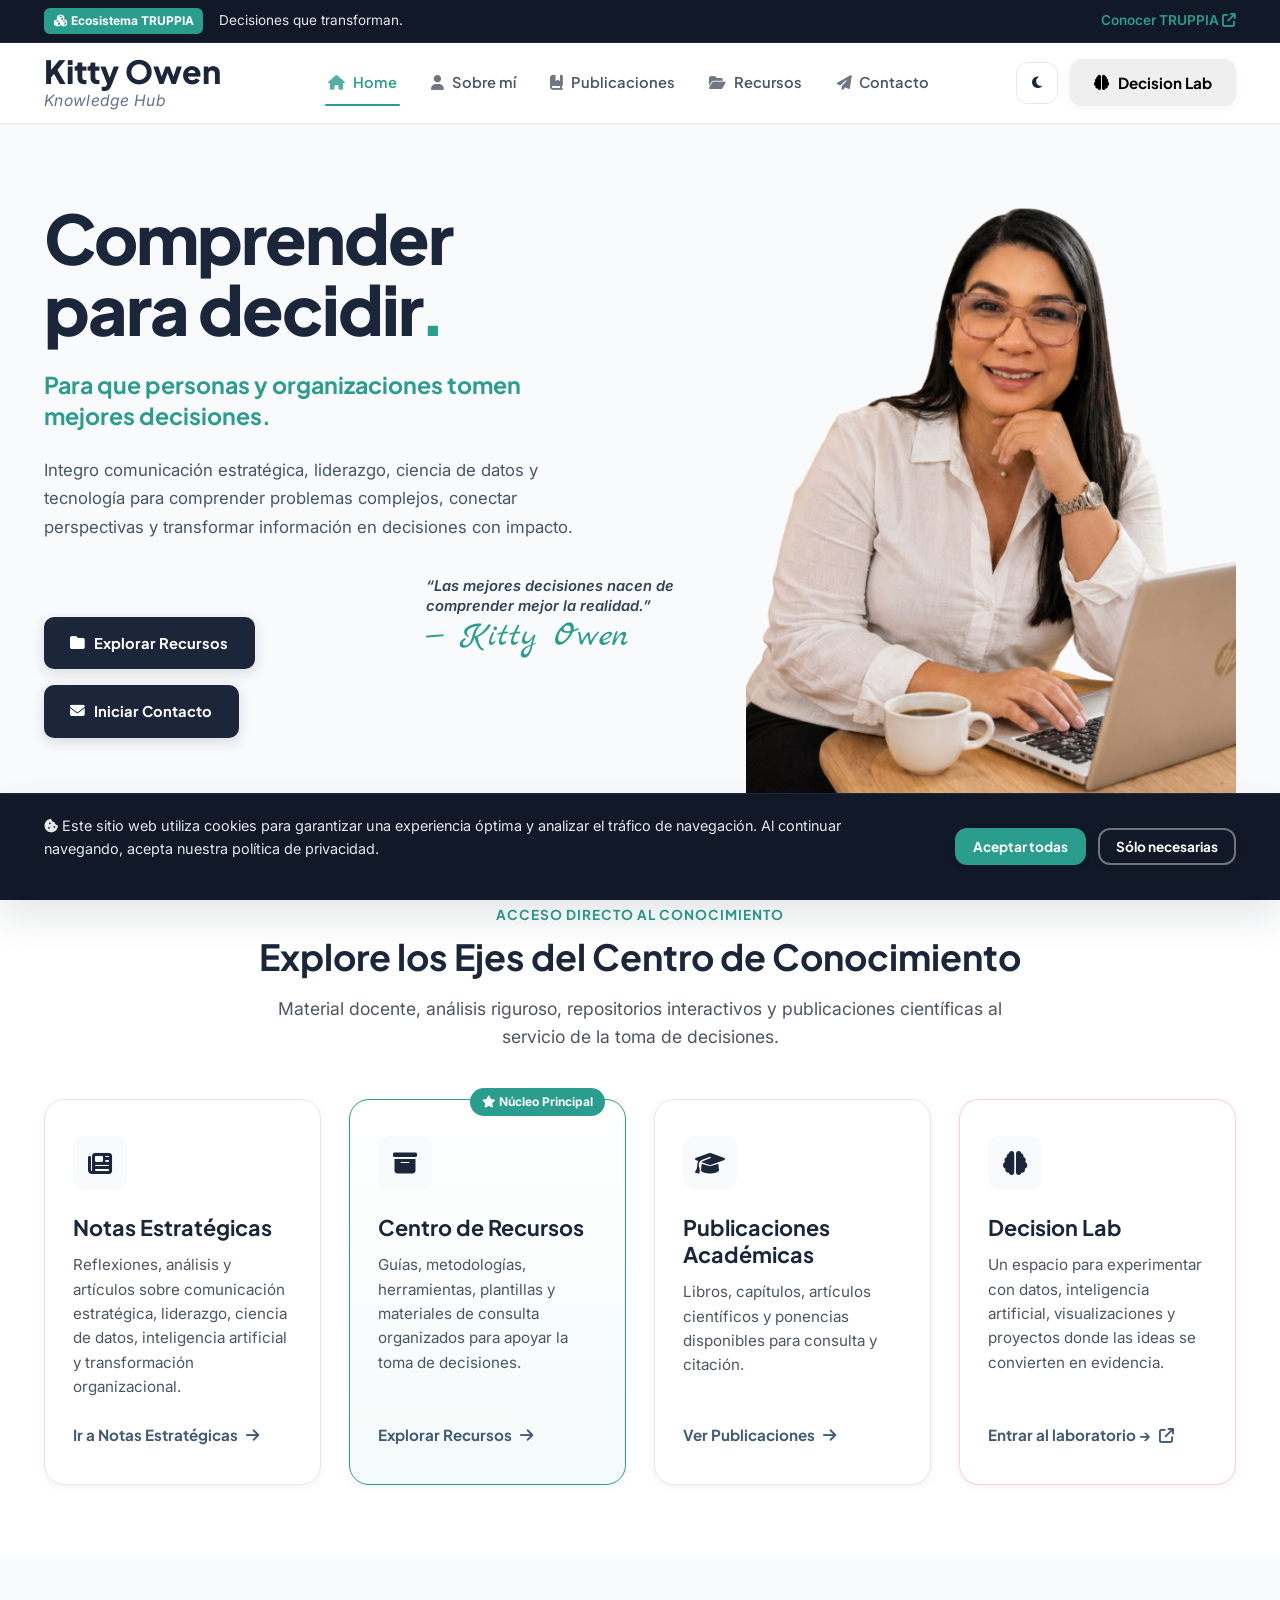
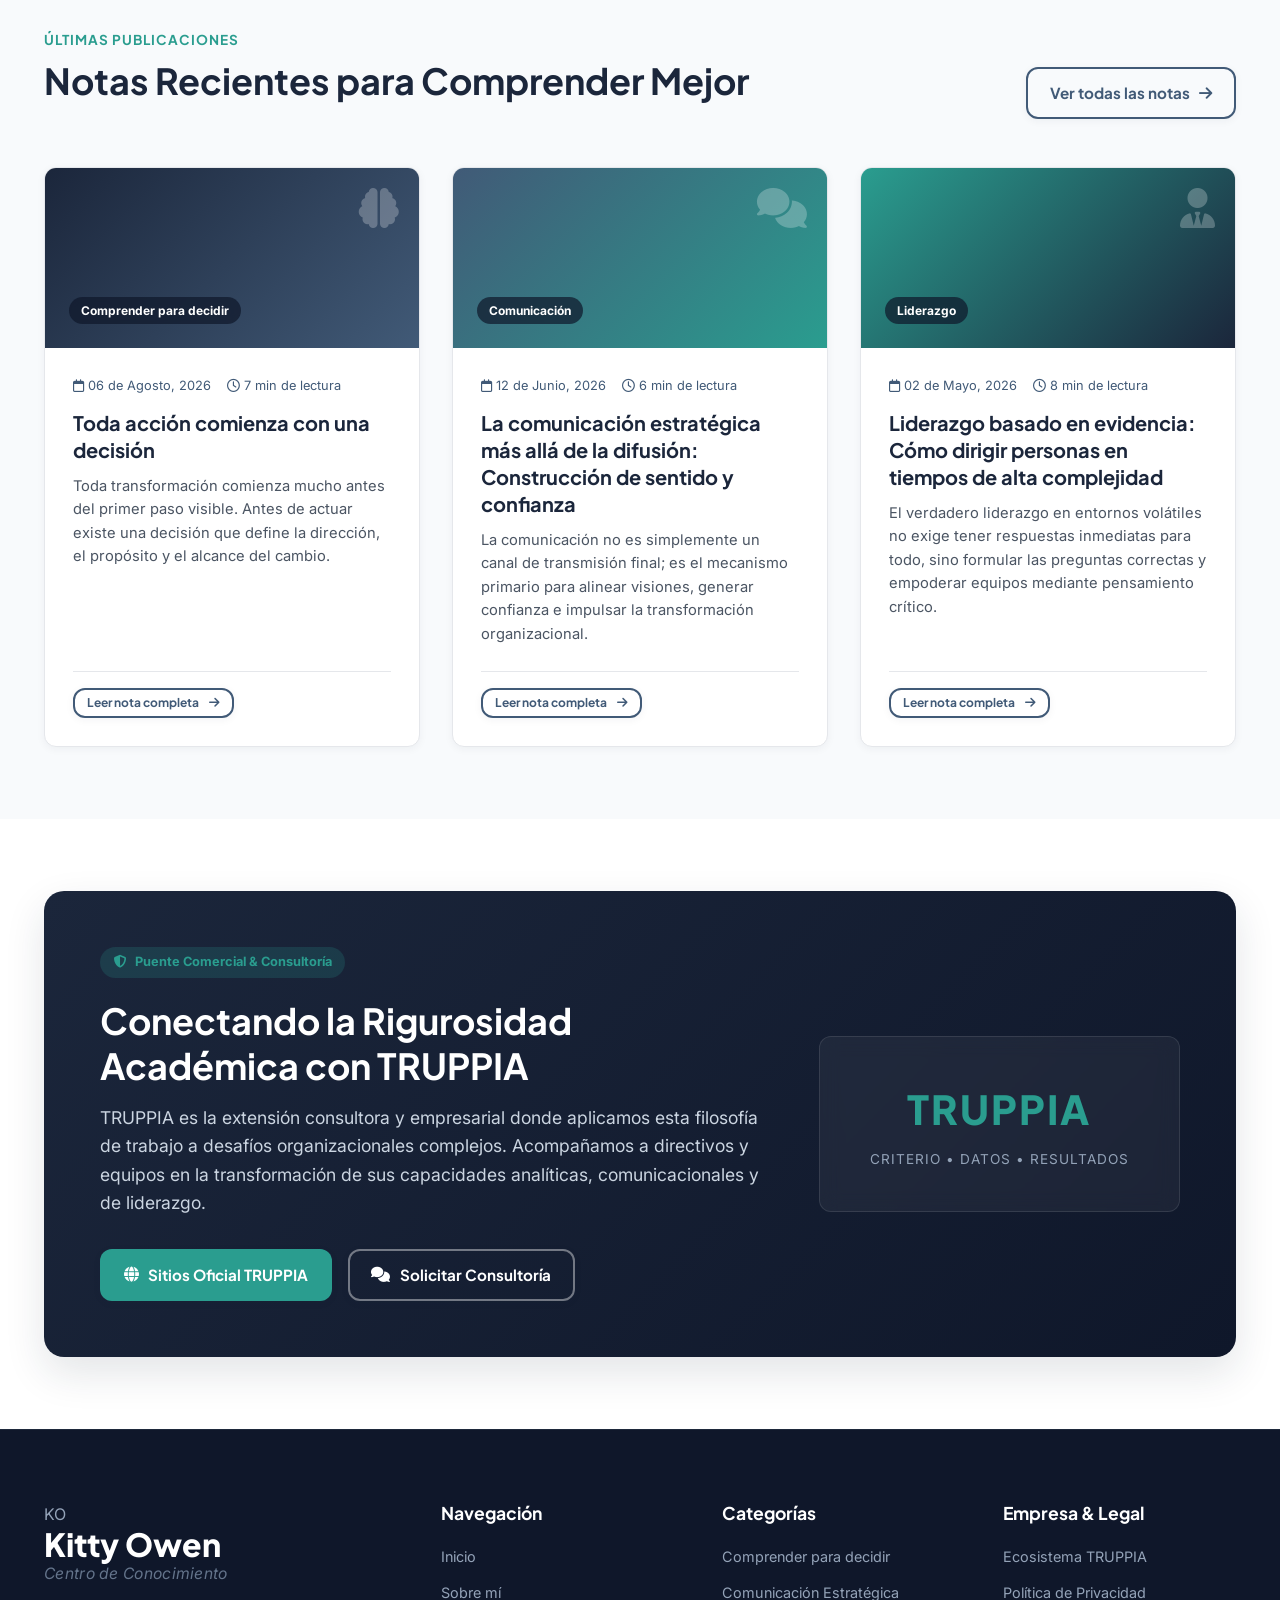
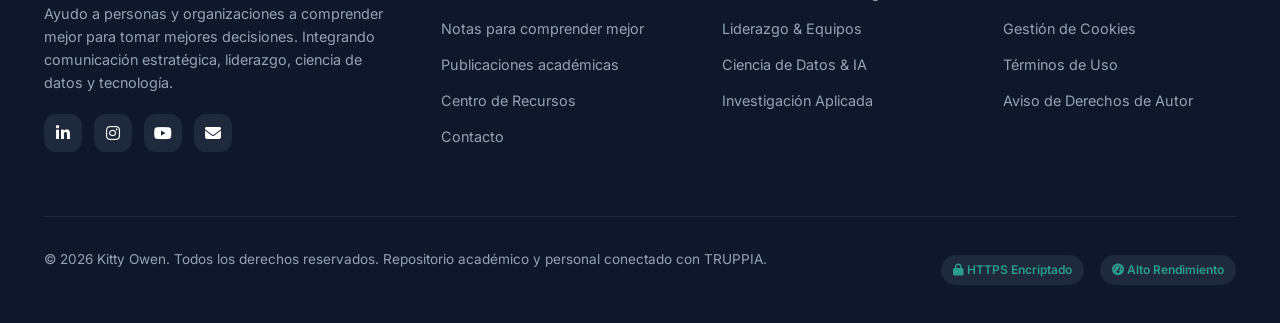
<file: index.html>
<!DOCTYPE html>
<html lang="es" data-theme="light">
<head>
  <meta charset="UTF-8">
  <meta name="viewport" content="width=device-width, initial-scale=1.0">
  <title>Kitty Owen | Centro de Conocimiento & Estrategia</title>
  
  <!-- SEO Meta Tags -->
  <meta name="description" content="Centro de conocimiento de Kitty Owen. Estratega en comunicación, liderazgo y ciencia de datos. Ayudo a personas y organizaciones a comprender mejor para tomar mejores decisiones.">
  <meta name="keywords" content="Kitty Owen, TRUPPIA, Comunicación Estratégica, Liderazgo, Ciencia de Datos, Analítica, Investigación, Toma de Decisiones, Pensamiento Crítico">
  <meta name="author" content="Kitty Owen">
  <meta name="robots" content="index, follow">
  <link rel="canonical" href="https://kittyowen.com/">
  
  <!-- Open Graph / Facebook -->
  <meta property="og:type" content="website">
  <meta property="og:url" content="https://kittyowen.com/">
  <meta property="og:title" content="Kitty Owen | Centro de Conocimiento & Estrategia">
  <meta property="og:description" content="Integro comunicación estratégica, liderazgo, ciencia de datos y tecnología para transformar información en criterio.">
  <meta property="og:image" content="https://kittyowen.com/assets/images/kitty_owen_og.jpg">

  <!-- Twitter Cards -->
  <meta name="twitter:card" content="summary_large_image">
  <meta name="twitter:url" content="https://kittyowen.com/">
  <meta name="twitter:title" content="Kitty Owen | Centro de Conocimiento & Estrategia">
  <meta name="twitter:description" content="Integro comunicación estratégica, liderazgo, ciencia de datos y tecnología para transformar información en criterio.">
  <meta name="twitter:image" content="https://kittyowen.com/assets/images/kitty_owen_og.jpg">

  <!-- Favicon -->
  <link rel="icon" type="image/svg+xml" href="data:image/svg+xml,<svg xmlns='http://www.w3.org/2000/svg' viewBox='0 0 100 100'><rect width='100' height='100' rx='20' fill='%231B263B'/><text x='50%' y='65%' font-size='50' font-weight='bold' fill='%232A9D8F' text-anchor='middle' font-family='sans-serif'>KO</text></svg>">

  <!-- Google Fonts: Plus Jakarta Sans & Inter -->
  <link rel="preconnect" href="https://fonts.googleapis.com">
  <link rel="preconnect" href="https://fonts.gstatic.com" crossorigin>
  <link href="https://fonts.googleapis.com/css2?family=Inter:wght@300;400;500;600;700&family=Plus+Jakarta+Sans:wght@400;500;600;700;800&display=swap" rel="stylesheet">
  
  <!-- FontAwesome Icons for UI icons -->
  <link rel="stylesheet" href="https://cdnjs.cloudflare.com/ajax/libs/font-awesome/6.4.0/css/all.min.css">
  
  <!-- Stylesheets -->
  <link rel="stylesheet" href="css/styles.css">

  <!-- Schema.org JSON-LD -->
  <script type="application/ld+json">
  {
    "@context": "https://schema.org",
    "@type": "Person",
    "name": "Kitty Owen",
    "jobTitle": "Estratega en Comunicación, Liderazgo y Ciencia de Datos",
    "description": "Docente, investigadora y consultora especializada en transformar información en criterio y decisiones en resultados.",
    "url": "https://kittyowen.com",
    "sameAs": [
      "https://www.linkedin.com/in/kittyowen",
      "https://www.instagram.com/kittyowen",
      "https://truppia.com"
    ],
    "worksFor": {
      "@type": "Organization",
      "name": "TRUPPIA",
      "url": "https://truppia.com"
    },
    "knowsAbout": [
      "Comunicación Estratégica",
      "Liderazgo Organizacional",
      "Ciencia de Datos",
      "Analítica para la Toma de Decisiones",
      "Investigación Aplicada",
      "Inteligencia Artificial"
    ]
  }
  </script>
</head>
<body>

  <!-- Top Announcement / TRUPPIA Link Bar -->
  <div class="top-bar">
    <div class="container top-bar-content">
      <span class="top-bar-badge"><i class="fa-solid fa-cubes"></i> Ecosistema TRUPPIA</span>
      <span class="top-bar-text">Decisiones que transforman.</span>
      <a href="https://truppia.com" target="_blank" rel="noopener" class="top-bar-link">Conocer TRUPPIA <i class="fa-solid fa-arrow-up-right-from-square"></i></a>
    </div>
  </div>

  <!-- Header Navigation -->
  <header class="main-header">
    <div class="container header-container">
      <a href="#home" class="brand-logo" id="headerLogoBtn">

        <div class="brand-text">
        <span class="brand-name">Kitty Owen</span>
        <span class="brand-tagline">Knowledge Hub</span>
    </div>

</a>

      <!-- Desktop Nav -->
      <nav class="desktop-nav">
    <a href="#home" class="nav-link active" data-page="home">
        <i class="fa-solid fa-house nav-icon"></i> Home
    </a>

    <a href="#sobre-mi" class="nav-link" data-page="sobre-mi">
        <i class="fa-solid fa-user nav-icon"></i> Sobre mí
    </a>

    <a href="#publicaciones" class="nav-link" data-page="publicaciones">
        <i class="fa-solid fa-book-bookmark nav-icon"></i> Publicaciones
    </a>

    <a href="#recursos" class="nav-link" data-page="recursos">
        <i class="fa-solid fa-folder-open nav-icon"></i> Recursos
    </a>

    <a href="#contacto" class="nav-link" data-page="contacto">
        <i class="fa-solid fa-paper-plane nav-icon"></i> Contacto
    </a>
</nav>

      <!-- Action buttons -->
      <div class="header-actions">
        <button id="themeToggleBtn" class="icon-btn" title="Cambiar tema claro/oscuro" aria-label="Cambiar tema">
          <i class="fa-solid fa-moon"></i>
        </button>
        <button id="techSuiteBtn" class="btn btn-outline-sm" title="Software, IA y herramientas para la toma de decisiones">
    <i class="fa-solid fa-brain"></i> Decision Lab
</button>
        <button id="mobileMenuToggle" class="mobile-menu-btn" aria-label="Abrir menú">
          <i class="fa-solid fa-bars"></i>
        </button>
      </div>
    </div>

    <!-- Mobile Navigation Drawer -->
    <div class="mobile-nav-overlay" id="mobileNavOverlay">
      <div class="mobile-nav-content">
        <div class="mobile-nav-header">
          <div class="brand-logo">
                        <div class="brand-text">
              <span class="brand-name">Kitty Owen</span>
            </div>
          </div>
          <button id="mobileMenuClose" class="icon-btn"><i class="fa-solid fa-xmark"></i></button>
        </div>
        <<nav class="mobile-nav-links">

    <a href="#home" class="mobile-link active" data-page="home">
        Home
    </a>

    <a href="#sobre-mi" class="mobile-link" data-page="sobre-mi">
        Sobre mí
    </a>

    <a href="#publicaciones" class="mobile-link" data-page="publicaciones">
        Publicaciones
    </a>

    <a href="#recursos" class="mobile-link" data-page="recursos">
        Recursos
    </a>

    <a href="#contacto" class="mobile-link" data-page="contacto">
        Contacto
    </a>

</nav>
        <div class="mobile-nav-footer">
          <a href="https://truppia.com" target="_blank" class="btn btn-primary btn-full"><i class="fa-solid fa-cube"></i> Visitar TRUPPIA</a>
        </div>
      </div>
    </div>
  </header>

  <!-- MAIN APP CONTAINER (SPA views) -->
  <main id="app">

<!-- Google Fonts: Incluir fuentes de firma caligráfica (Marck Script, Satisfy) -->
<link rel="preconnect" href="https://fonts.googleapis.com">
<link rel="preconnect" href="https://fonts.gstatic.com" crossorigin>
<link href="https://fonts.googleapis.com/css2?family=Marck+Script&family=Sacramento&family=Satisfy&family=Inter:wght@400;500;600&family=Plus+Jakarta+Sans:wght@500;600;700;800&display=swap" rel="stylesheet">

<!-- SECCIÓN HERO -->
<section class="hero-wrapper">
  <div class="container hero-grid">
    
    <!-- Columna Izquierda: Texto y Botones -->
    <div class="hero-content">
      <div class="hero-text-group">
        <h1 class="hero-title">
          Comprender<br>para decidir<span class="title-dot">.</span>
        </h1>
        
        <h2 class="hero-subtitle">
          Para que personas y organizaciones tomen mejores decisiones.
        </h2>

        <p class="hero-description">
          Integro comunicación estratégica, liderazgo, ciencia de datos y tecnología para comprender problemas complejos, conectar perspectivas y transformar información en decisiones con impacto.
        </p>
      </div>

      <!-- Fila Inferior: Botones oscuros y Cita elevada al nivel de los botones -->
      <div class="hero-footer-row">
        <div class="hero-actions">
          <a href="#recursos" class="btn-hero-dark">
            <i class="fa-solid fa-folder"></i> Explorar Recursos
          </a>
          <a href="#contacto" class="btn-hero-dark">
            <i class="fa-solid fa-envelope"></i> Iniciar Contacto
          </a>
        </div>

        <div class="hero-quote-box">
          <p class="hero-quote-text">“Las mejores decisiones nacen de comprender mejor la realidad.”</p>
          <span class="hero-signature">— Kitty Owen</span>
        </div>
      </div>
    </div>

    <!-- Columna Derecha: Foto de Kitty Owen -->
    <div class="hero-visual">
      <div class="hero-photo-wrapper">
        <img src="assets/images/hero/kitty-hero.png" alt="Kitty Owen" class="hero-photo">
      </div>
    </div>

  </div>
</section>
      <!-- Quick Access Portals Grid -->
      <section class="section quick-access-section">
        <div class="container">
          <div class="section-header text-center">
            <span class="section-subtitle">Acceso Directo al Conocimiento</span>
            <h2 class="section-title">Explore los Ejes del Centro de Conocimiento</h2>
            <p class="section-description">Material docente, análisis riguroso, repositorios interactivos y publicaciones científicas al servicio de la toma de decisiones.</p>
          </div>

          <div class="portal-grid">
            
            <!-- Card 1: Blog -->
            <div class="portal-card" data-target="blog">
              <div class="portal-icon"><i class="fa-solid fa-newspaper"></i></div>
              <h3 class="portal-title">Notas Estratégicas</h3>
              <p class="portal-text">Reflexiones, análisis y artículos sobre comunicación estratégica,
liderazgo, ciencia de datos, inteligencia artificial y transformación
organizacional.</p>
              <a href="#blog" class="portal-link nav-trigger" data-page="blog">Ir a Notas Estratégicas <i class="fa-solid fa-arrow-right"></i></a>
            </div>

            <!-- Card 2: Centro de Recursos -->
            <div class="portal-card featured" data-target="recursos">
              <div class="featured-badge"><i class="fa-solid fa-star"></i> Núcleo Principal</div>
              <div class="portal-icon"><i class="fa-solid fa-box-archive"></i></div>
              <h3 class="portal-title">Centro de Recursos</h3>
              <p class="portal-text">Guías, metodologías, herramientas, plantillas y materiales de consulta organizados para apoyar la toma de decisiones.</p>
              <a href="#recursos" class="portal-link nav-trigger" data-page="recursos">Explorar Recursos <i class="fa-solid fa-arrow-right"></i></a>
            </div>

            <!-- Card 3: Publicaciones -->
            <div class="portal-card" data-target="publicaciones">
              <div class="portal-icon"><i class="fa-solid fa-graduation-cap"></i></div>
              <h3 class="portal-title">Publicaciones Académicas</h3>
              <p class="portal-text">Libros, capítulos, artículos científicos y ponencias disponibles para consulta y citación.</p>
              <a href="#publicaciones" class="portal-link nav-trigger" data-page="publicaciones">Ver Publicaciones <i class="fa-solid fa-arrow-right"></i></a>
            </div>

            <!-- Card 4: Decision Lab Connection -->
            <div class="portal-card truppia-card" data-target="contacto">
              <div class="portal-icon"><i class="fa-solid fa-brain"></i></div>
              <h3 class="portal-title">Decision Lab</h3>
              <p class="portal-text">Un espacio para experimentar con datos, inteligencia artificial,
visualizaciones y proyectos donde las ideas se convierten en evidencia.</p>
              <a href="https://truppia.com" target="_blank" class="portal-link">Entrar al laboratorio →<i class="fa-solid fa-arrow-up-right-from-square"></i></a>
            </div>

          </div>
        </div>
      </section>

      <!-- Latest Articles Preview -->
      <section class="section bg-light">
        <div class="container">
          <div class="section-header-flex">
            <div>
              <span class="section-subtitle">Últimas Publicaciones</span>
              <h2 class="section-title">Notas Recientes para Comprender Mejor</h2>
            </div>
            <a href="#blog" class="btn btn-outline nav-trigger" data-page="blog">Ver todas las notas <i class="fa-solid fa-arrow-right"></i></a>
          </div>

          <div class="grid grid-3" id="homeLatestPosts">
            <!-- Filled dynamically by main.js -->
          </div>
        </div>
      </section>

      <!-- TRUPPIA Ecosystem Banner -->
      <section class="section truppia-banner-section">
        <div class="container">
          <div class="truppia-banner-card">
            <div class="truppia-banner-content">
              <span class="truppia-pill"><i class="fa-solid fa-shield-halved"></i> Puente Comercial & Consultoría</span>
              <h2 class="truppia-banner-title">Conectando la Rigurosidad Académica con TRUPPIA</h2>
              <p class="truppia-banner-text">
                TRUPPIA es la extensión consultora y empresarial donde aplicamos esta filosofía de trabajo a desafíos organizacionales complejos. Acompañamos a directivos y equipos en la transformación de sus capacidades analíticas, comunicacionales y de liderazgo.
              </p>
              <div class="truppia-actions">
                <a href="https://truppia.com" target="_blank" class="btn btn-jade"><i class="fa-solid fa-globe"></i> Sitios Oficial TRUPPIA</a>
                <a href="#contacto" class="btn btn-outline-white nav-trigger" data-page="contacto"><i class="fa-solid fa-comments"></i> Solicitar Consultoría</a>
              </div>
            </div>
            <div class="truppia-banner-graphic">
              <div class="truppia-graphic-box">
                <div class="t-logo-large">TRUPPIA</div>
                <div class="t-subtext">Criterio • Datos • Resultados</div>
              </div>
            </div>
          </div>
        </div>
      </section>
    </section>

    <!-- ================= PAGE 2: SOBRE MÍ ================= -->
    <section id="page-sobre-mi" class="page-view">
      <div class="page-header">
        <div class="container">
          <span class="page-subtitle">Trayectoria & Filosofía</span>
          <h1 class="page-title">Sobre mí: Kitty Owen</h1>
          <p class="page-lead">Conectando comunicación estratégica, liderazgo, ciencia de datos e investigación para tomar mejores decisiones.</p>
        </div>
      </div>

      <div class="container">
        <!-- Main Story Narrative -->
        <div class="narrative-grid">
          <div class="narrative-main">
            
            <!-- Quote card -->
            <div class="story-highlight-box">
              <i class="fa-solid fa-quote-left story-quote-icon"></i>
              <p class="story-lead-text">
                Durante muchos años me preguntaron si era periodista, administradora, especialista en comunicación, docente o investigadora.
              </p>
              <p class="story-lead-emphasis">La respuesta siempre era sí.</p>
              <p>
                Pero con el tiempo comprendí que ninguna de esas profesiones, por sí sola, explicaba quién soy realmente.
              </p>
            </div>

            <div class="narrative-content">
              <p>
                El hilo conductor de mi trayectoria ha sido una forma particular de relacionarme con el conocimiento: <strong>comprender antes de actuar, conectar ideas que parecen distantes y transformar la información en criterio para tomar mejores decisiones.</strong>
              </p>
              <p>
                Por eso mi trabajo no consiste únicamente en enseñar herramientas o compartir información. Mi propósito es ayudar a desarrollar una manera de pensar que permita comprender mejor la realidad y actuar con mayor claridad.
              </p>
              <p>
                Esa visión me ha llevado a integrar la comunicación estratégica, el liderazgo, la investigación, la ciencia de datos y la tecnología en un mismo camino profesional.
              </p>
              <p>
                Hoy desarrollo esa labor desde la docencia, la consultoría, la investigación y la creación de proyectos que promueven una toma de decisiones más consciente, fundamentada y orientada a generar transformación.
              </p>
            </div>

            <!-- Trayectoria Block -->
            <div class="info-block">
              <h2 class="block-title"><i class="fa-solid fa-route block-icon"></i> Trayectoria</h2>
              <p>
                Mi recorrido profesional ha estado marcado por la integración de diferentes disciplinas alrededor de un mismo propósito: <strong>comprender mejor para decidir mejor.</strong>
              </p>
              <p>
                He trabajado en docencia universitaria, comunicación organizacional, investigación, consultoría y gestión, construyendo puentes entre el conocimiento académico y las necesidades reales de las organizaciones.
              </p>
              <p>
                Actualmente continúo fortaleciendo esa visión mediante el estudio de la ciencia de datos, convencida de que el futuro pertenece a quienes sepan integrar el pensamiento crítico con las posibilidades que ofrece la tecnología.
              </p>
            </div>

            <!-- Filosofía Block -->
            <div class="info-block philosophy-block">
              <h2 class="block-title"><i class="fa-solid fa-seedling block-icon"></i> Filosofía de Trabajo</h2>
              <p>
                Creo que el conocimiento solo adquiere verdadero valor cuando ayuda a comprender mejor el mundo y a tomar decisiones más conscientes. Por eso entiendo el aprendizaje como un proceso permanente de observación, reflexión, cuestionamiento y construcción de criterio.
              </p>
              
              <div class="philosophy-bullets">
                <div class="phil-item">
                  <i class="fa-solid fa-xmark phil-icon-no"></i>
                  <span>No busco acumular información.</span>
                </div>
                <div class="phil-item focus">
                  <i class="fa-solid fa-check phil-icon-yes"></i>
                  <span>Busco comprenderla.</span>
                </div>
                <div class="phil-item">
                  <i class="fa-solid fa-xmark phil-icon-no"></i>
                  <span>No enseño respuestas.</span>
                </div>
                <div class="phil-item focus">
                  <i class="fa-solid fa-check phil-icon-yes"></i>
                  <span>Procuro desarrollar preguntas que permitan encontrar mejores respuestas.</span>
                </div>
              </div>

              <div class="conviction-banner">
                <span>Mi trabajo parte de una convicción sencilla:</span>
                <h3>"Las decisiones que transforman nacen de una comprensión profunda de la realidad."</h3>
              </div>
            </div>

            <!-- Experiencia list -->
            <div class="info-block">
              <h2 class="block-title"><i class="fa-solid fa-briefcase block-icon"></i> Ámbitos de Experiencia</h2>
              <p>Mi experiencia integra diferentes escenarios de actuación:</p>
              
              <ul class="experience-list">
                <li><i class="fa-solid fa-graduation-cap"></i> <strong>Docencia universitaria:</strong> Formación de pensamiento crítico y metodologías analíticas.</li>
                <li><i class="fa-solid fa-bullhorn"></i> <strong>Comunicación estratégica y organizacional:</strong> Gestión de reputación y sentido.</li>
                <li><i class="fa-solid fa-microscope"></i> <strong>Investigación aplicada:</strong> Diagnóstico profundo de fenómenos complejos.</li>
                <li><i class="fa-solid fa-users"></i> <strong>Liderazgo y desarrollo de personas:</strong> Capacidades de gestión de equipos en cambio.</li>
                <li><i class="fa-solid fa-handshake"></i> <strong>Consultoría estratégica:</strong> Asesoría a alta dirección y equipos tácticos.</li>
                <li><i class="fa-solid fa-chart-line"></i> <strong>Ciencia de datos y analítica:</strong> Uso de evidencia para la toma de decisiones.</li>
                <li><i class="fa-solid fa-shapes"></i> <strong>Diseño de procesos de aprendizaje:</strong> Formación estructurada para adultos y organizaciones.</li>
              </ul>
            </div>

          </div>

          <!-- Sidebar: Líneas de Trabajo -->
          <aside class="narrative-sidebar">
            <div class="sidebar-card">
              <h3 class="sidebar-title"><i class="fa-solid fa-compass-drafting"></i> Líneas de Trabajo</h3>
              <div class="lines-list">
                
                <div class="line-item">
                  <div class="line-header"><i class="fa-solid fa-comments"></i> Comunicación estratégica</div>
                  <p class="line-desc">La comunicación como herramienta para comprender organizaciones, construir confianza y generar transformación.</p>
                </div>

                <div class="line-item">
                  <div class="line-header"><i class="fa-solid fa-user-tie"></i> Liderazgo</div>
                  <p class="line-desc">Desarrollo de capacidades para liderar personas, equipos y procesos en contextos de cambio constante.</p>
                </div>

                <div class="line-item">
                  <div class="line-header"><i class="fa-solid fa-database"></i> Ciencia de datos y analítica</div>
                  <p class="line-desc">Uso de datos, evidencia y tecnología para fortalecer y estructurar la toma de decisiones.</p>
                </div>

                <div class="line-item">
                  <div class="line-header"><i class="fa-solid fa-diagram-project"></i> Investigación</div>
                  <p class="line-desc">Construcción y aplicación de conocimiento para comprender problemas complejos y generar soluciones pertinentes.</p>
                </div>

                <div class="line-item">
                  <div class="line-header"><i class="fa-solid fa-book-open"></i> Aprendizaje y formación</div>
                  <p class="line-desc">Diseño de experiencias de aprendizaje que desarrollan pensamiento crítico, autonomía y criterio.</p>
                </div>

                <div class="line-item">
                  <div class="line-header"><i class="fa-solid fa-microchip"></i> Tecnología con propósito</div>
                  <p class="line-desc">Exploración e integración de herramientas tecnológicas que potencian el trabajo humano y la capacidad de decidir mejor.</p>
                </div>

              </div>
            </div>

            <!-- TRUPPIA Ecosystem Card -->
            <div class="sidebar-card sidebar-truppia">
              <h3 class="sidebar-title"><i class="fa-solid fa-building"></i> Conexión con TRUPPIA</h3>
              <p>TRUPPIA traslada toda esta arquitectura conceptual al mundo corporativo, ofreciendo servicios de consultoría, analítica de negocios y desarrollo de liderazgo organizacional.</p>
              <a href="https://truppia.com" target="_blank" class="btn btn-sm btn-jade"><i class="fa-solid fa-external-link"></i> Visitar TRUPPIA</a>
            </div>
          </aside>
        </div>
      </div>
    </section>

    <!-- ================= PAGE 3: BLOG / NOTAS PARA COMPRENDER MEJOR ================= -->
    <section id="page-blog" class="page-view">
      <div class="page-header">
        <div class="container">
          <span class="page-subtitle">Publicaciones de Fondo</span>
          <h1 class="page-title">Notas para comprender mejor</h1>
          <p class="page-lead">Artículos, reflexiones y análisis estructurados para transformar información en criterio y decisiones en resultados.</p>
        </div>
      </div>

      <div class="container">
        
        <!-- Category Filters -->
        <div class="filter-bar">
          <div class="filter-label"><i class="fa-solid fa-filter"></i> Filtrar por Categoría:</div>
          <div class="filter-chips" id="blogCategoryChips">
            <button class="chip active" data-cat="all">Todas</button>
            <button class="chip" data-cat="Comprender para decidir">Comprender para decidir</button>
            <button class="chip" data-cat="Comunicación">Comunicación</button>
            <button class="chip" data-cat="Liderazgo">Liderazgo</button>
            <button class="chip" data-cat="Investigación">Investigación</button>
            <button class="chip" data-cat="Tecnología">Tecnología</button>
            <button class="chip" data-cat="IA">IA</button>
            <button class="chip" data-cat="Ciencia de datos">Ciencia de datos</button>
            <button class="chip" data-cat="Aprendizaje permanente">Aprendizaje permanente</button>
            <button class="chip" data-cat="Universidad">Universidad</button>
            <button class="chip" data-cat="TRUPPIA">TRUPPIA</button>
          </div>
        </div>

        <!-- Search Bar -->
        <div class="search-box-wrapper">
          <div class="search-input-group">
            <i class="fa-solid fa-magnifying-glass search-icon"></i>
            <input type="text" id="blogSearchInput" placeholder="Buscar por palabra clave en las notas..." class="search-input">
            <button id="blogSearchClear" class="search-clear-btn"><i class="fa-solid fa-circle-xmark"></i></button>
          </div>
        </div>

        <!-- Articles Grid -->
        <div class="grid grid-3" id="blogGrid">
          <!-- Filled dynamically by main.js -->
        </div>

      </div>
    </section>

    <!-- ================= PAGE 4: PUBLICACIONES ACADÉMICAS ================= -->
    <section id="page-publicaciones" class="page-view">
      <div class="page-header">
        <div class="container">
          <span class="page-subtitle">Trayectoria Académica & Científica</span>
          <h1 class="page-title">Publicaciones académicas</h1>
          <p class="page-lead">Repositorio docente e investigador: Libros, capítulos, artículos científicos indexados, ponencias e informes técnicos.</p>
        </div>
      </div>

      <div class="container">
        
        <!-- Tabs for publication types -->
        <div class="tab-navigation">
          <button class="tab-btn active" data-tab="all"><i class="fa-solid fa-layer-group"></i> Todas</button>
          <button class="tab-btn" data-tab="libros"><i class="fa-solid fa-book"></i> Libros</button>
          <button class="tab-btn" data-tab="capitulos"><i class="fa-solid fa-book-open-reader"></i> Capítulos de libro</button>
          <button class="tab-btn" data-tab="articulos"><i class="fa-solid fa-file-lines"></i> Artículos científicos</button>
          <button class="tab-btn" data-tab="ponencias"><i class="fa-solid fa-chalkboard-user"></i> Ponencias</button>
          <button class="tab-btn" data-tab="otros"><i class="fa-solid fa-folder-tree"></i> Otros trabajos</button>
        </div>

        <!-- Academic List -->
        <div class="academic-list" id="academicPublicationsList">
          <!-- Filled dynamically by main.js -->
        </div>

      </div>
    </section>

    <!-- ================= PAGE 5: CENTRO DE RECURSOS ================= -->
    <section id="page-recursos" class="page-view">
      <div class="page-header">
        <div class="container">
          <span class="page-subtitle">Repositorio Abierto por Áreas</span>
          <h1 class="page-title">Centro de Recursos</h1>
          <p class="page-lead">El lugar de referencia de todo el contenido docente, guías metodológicas, marcos conceptuales y plantillas técnicas.</p>
        </div>
      </div>

      <div class="container">
        
        <!-- Category & Level Filters -->
        <div class="resources-toolbar">
          <div class="filter-group">
            <label><i class="fa-solid fa-folder"></i> Área de Conocimiento:</label>
            <select id="resourceAreaSelect" class="form-select">
              <option value="all">Todas las áreas</option>
              <option value="Comunicación">Comunicación</option>
              <option value="Investigación">Investigación</option>
              <option value="Liderazgo">Liderazgo</option>
              <option value="Analítica">Analítica</option>
              <option value="Ciencia de Datos">Ciencia de Datos</option>
              <option value="IA">IA</option>
            </select>
          </div>

          <div class="filter-group">
            <label><i class="fa-solid fa-signal"></i> Nivel:</label>
            <select id="resourceLevelSelect" class="form-select">
              <option value="all">Todos los niveles</option>
              <option value="Básico">Básico</option>
              <option value="Intermedio">Intermedio</option>
              <option value="Avanzado">Avanzado</option>
            </select>
          </div>

          <div class="filter-group search-group">
            <label><i class="fa-solid fa-magnifying-glass"></i> Buscar Recurso:</label>
            <input type="text" id="resourceSearchInput" placeholder="Ej. Guía, prompt, dashboard..." class="form-input">
          </div>
        </div>

        <!-- Resources Grid -->
        <div class="grid grid-3" id="resourcesGrid">
          <!-- Filled dynamically by main.js -->
        </div>

      </div>
    </section>

    <!-- ================= PAGE 6: CONTACTO ================= -->
    <section id="page-contacto" class="page-view">
      <div class="page-header">
        <div class="container">
          <span class="page-subtitle">Canal Directo & Colaboración</span>
          <h1 class="page-title">Contacto</h1>
          <p class="page-lead">Estemos en contacto para conferencias, docencia universitaria, proyectos de investigación o consultoría estratégica con TRUPPIA.</p>
        </div>
      </div>

      <div class="container">
        <div class="contact-grid">
          
          <!-- Contact Form -->
          <div class="contact-form-card">
            <h2 class="form-title"><i class="fa-solid fa-paper-plane"></i> Enviar un Mensaje Directo</h2>
            <p class="form-desc">Complete los datos y responderé a la brevedad posible.</p>

            <form id="contactForm" class="contact-form">
              <div class="form-group">
                <label for="contactName">Nombre completo *</label>
                <input type="text" id="contactName" required class="form-input" placeholder="Ej. María Fernández">
              </div>

              <div class="form-group">
                <label for="contactEmail">Correo electrónico *</label>
                <input type="email" id="contactEmail" required class="form-input" placeholder="ejemplo@organizacion.com">
              </div>

              <div class="form-group">
                <label for="contactOrg">Organización / Universidad</label>
                <input type="text" id="contactOrg" class="form-input" placeholder="Ej. Universidad / Empresa XYZ">
              </div>

              <div class="form-group">
                <label for="contactSubject">Tipo de Solicitud *</label>
                <select id="contactSubject" required class="form-select">
                  <option value="">Seleccione una opción...</option>
                  <option value="Consultoría TRUPPIA">Consultoría Organizacional (TRUPPIA)</option>
                  <option value="Docencia Universitaria">Docencia o Capacitación Académica</option>
                  <option value="Conferencia o Ponencia">Conferencia o Taller</option>
                  <option value="Investigación">Proyecto de Investigación</option>
                  <option value="Consulta sobre Recursos">Consulta sobre Recursos del Sitio</option>
                </select>
              </div>

              <div class="form-group">
                <label for="contactMessage">Mensaje *</label>
                <textarea id="contactMessage" rows="5" required class="form-textarea" placeholder="Describa brevemente cómo puedo ayudarle..."></textarea>
              </div>

              <button type="submit" class="btn btn-primary btn-full btn-lg">
                <i class="fa-solid fa-paper-plane"></i> Enviar Mensaje
              </button>
            </form>

            <div id="contactSuccessMessage" class="form-success-banner hidden">
              <i class="fa-solid fa-circle-check success-icon"></i>
              <div>
                <h3>¡Mensaje enviado con éxito!</h3>
                <p>Gracias por contactarme. Me pondré en contacto con usted a la brevedad.</p>
              </div>
            </div>
          </div>

          <!-- Direct Channels & TRUPPIA details -->
          <div class="contact-info-cards">
            
            <div class="info-card">
              <div class="info-card-icon"><i class="fa-solid fa-envelope"></i></div>
              <div class="info-card-content">
                <h3>Correo Electrónico</h3>
                <p>Para consultas académicas y profesionales:</p>
                <a href="mailto:contacto@kittyowen.com" class="contact-link">contacto@kittyowen.com</a>
              </div>
            </div>

            <div class="info-card">
              <div class="info-card-icon whatsapp-icon"><i class="fa-brands fa-whatsapp"></i></div>
              <div class="info-card-content">
                <h3>WhatsApp Directo</h3>
                <p>Atención prioritaria para proyectos y conferencias:</p>
                <a href="https://wa.me/573000000000?text=Hola%20Kitty,%20quisiera%20mas%20informacion" target="_blank" class="contact-link">+57 300 000 0000</a>
              </div>
            </div>

            <div class="info-card">
              <div class="info-card-icon linkedin-icon"><i class="fa-brands fa-linkedin-in"></i></div>
              <div class="info-card-content">
                <h3>Red Profesional</h3>
                <p>Conectemos en LinkedIn:</p>
                <a href="https://www.linkedin.com/in/kittyowen" target="_blank" class="contact-link">linkedin.com/in/kittyowen</a>
              </div>
            </div>

            <!-- TRUPPIA Highlight Card -->
            <div class="truppia-contact-card">
              <div class="t-badge"><i class="fa-solid fa-cube"></i> Empresa & Consultoría</div>
              <h3>TRUPPIA Estrategia</h3>
              <p>
                Para servicios corporativos de analítica avanzada, gobierno de información y formación directiva, visite el sitio oficial de TRUPPIA.
              </p>
              <a href="https://truppia.com" target="_blank" class="btn btn-jade btn-full">
                Ir a truppia.com <i class="fa-solid fa-external-link"></i>
              </a>
            </div>

          </div>

        </div>
      </div>
    </section>

  </main>

  <!-- FOOTER -->
  <footer class="main-footer">
    <div class="container">
      <div class="footer-top">
        <div class="footer-brand">
          <div class="brand-logo">
            <div class="logo-mark">KO</div>
            <div class="brand-text">
              <span class="brand-name">Kitty Owen</span>
              <span class="brand-tagline">Centro de Conocimiento</span>
            </div>
          </div>
          <p class="footer-desc">
            Ayudo a personas y organizaciones a comprender mejor para tomar mejores decisiones. Integrando comunicación estratégica, liderazgo, ciencia de datos y tecnología.
          </p>
          <div class="social-links">
            <a href="https://www.linkedin.com/in/kittyowen" target="_blank" aria-label="LinkedIn"><i class="fa-brands fa-linkedin-in"></i></a>
            <a href="https://www.instagram.com/kittyowen" target="_blank" aria-label="Instagram"><i class="fa-brands fa-instagram"></i></a>
            <a href="https://youtube.com" target="_blank" aria-label="YouTube"><i class="fa-brands fa-youtube"></i></a>
            <a href="mailto:contacto@kittyowen.com" aria-label="Email"><i class="fa-solid fa-envelope"></i></a>
          </div>
        </div>

        <div class="footer-col">
          <h4>Navegación</h4>
          <ul>
            <li><a href="#home" class="nav-trigger" data-page="home">Inicio</a></li>
            <li><a href="#sobre-mi" class="nav-trigger" data-page="sobre-mi">Sobre mí</a></li>
            <li><a href="#blog" class="nav-trigger" data-page="blog">Notas para comprender mejor</a></li>
            <li><a href="#publicaciones" class="nav-trigger" data-page="publicaciones">Publicaciones académicas</a></li>
            <li><a href="#recursos" class="nav-trigger" data-page="recursos">Centro de Recursos</a></li>
            <li><a href="#contacto" class="nav-trigger" data-page="contacto">Contacto</a></li>
          </ul>
        </div>

        <div class="footer-col">
          <h4>Categorías</h4>
          <ul>
            <li><a href="#blog" class="nav-trigger" data-page="blog">Comprender para decidir</a></li>
            <li><a href="#blog" class="nav-trigger" data-page="blog">Comunicación Estratégica</a></li>
            <li><a href="#blog" class="nav-trigger" data-page="blog">Liderazgo & Equipos</a></li>
            <li><a href="#blog" class="nav-trigger" data-page="blog">Ciencia de Datos & IA</a></li>
            <li><a href="#blog" class="nav-trigger" data-page="blog">Investigación Aplicada</a></li>
          </ul>
        </div>

        <div class="footer-col">
          <h4>Empresa & Legal</h4>
          <ul>
            <li><a href="https://truppia.com" target="_blank">Ecosistema TRUPPIA</a></li>
            <li><a href="#" id="openPrivacyModal">Política de Privacidad</a></li>
            <li><a href="#" id="openCookiesModal">Gestión de Cookies</a></li>
            <li><a href="#" id="openTermsModal">Términos de Uso</a></li>
            <li><a href="#" id="openCopyrightModal">Aviso de Derechos de Autor</a></li>
          </ul>
        </div>
      </div>

      <div class="footer-bottom">
        <p>&copy; 2026 Kitty Owen. Todos los derechos reservados. Repositorio académico y personal conectado con TRUPPIA.</p>
        <div class="footer-tech-badges">
          <span class="tech-badge"><i class="fa-solid fa-lock"></i> HTTPS Encriptado</span>
          <span class="tech-badge"><i class="fa-solid fa-gauge-high"></i> Alto Rendimiento</span>
        </div>
      </div>
    </div>
  </footer>

  <!-- MODAL 1: READER MODAL (FOR BLOG POSTS & PUBLICATIONS) -->
  <div class="modal-backdrop" id="readerModal">
    <div class="modal-container">
      <button class="modal-close" id="readerModalClose"><i class="fa-solid fa-xmark"></i></button>
      <div class="modal-body" id="readerModalBody">
        <!-- Content inserted dynamically -->
      </div>
    </div>
  </div>

  <!-- MODAL 2: RESOURCE VIEWER MODAL ("Ver Recurso") -->
  <div class="modal-backdrop" id="resourceViewerModal">
    <div class="modal-container modal-lg">
      <button class="modal-close" id="resourceViewerClose"><i class="fa-solid fa-xmark"></i></button>
      <div class="modal-header-bar">
        <div class="resource-modal-title-group" id="resourceModalHeaderInfo">
          <!-- Dynamically filled -->
        </div>
      </div>
      <div class="resource-modal-grid">
        
        <!-- Viewer Mockup / PDF presentation preview -->
        <div class="resource-pdf-preview">
          <div class="pdf-toolbar">
            <span class="pdf-status"><i class="fa-solid fa-file-pdf"></i> Documento PDF Interactiva</span>
            <span class="pdf-page-indicator" id="pdfPageIndicator">Página 1 de 8</span>
          </div>
          <div class="pdf-viewport" id="pdfViewport">
            <!-- Simulated PDF slide page content -->
          </div>
          <div class="pdf-controls">
            <button id="pdfPrevBtn" class="btn btn-sm btn-outline"><i class="fa-solid fa-chevron-left"></i> Anterior</button>
            <button id="pdfNextBtn" class="btn btn-sm btn-outline">Siguiente <i class="fa-solid fa-chevron-right"></i></button>
          </div>
        </div>

        <!-- Resource Details Sidebar -->
        <div class="resource-detail-panel" id="resourceDetailPanel">
          <!-- Dynamically filled -->
        </div>

      </div>
    </div>
  </div>

  <!-<!-- MODAL 3: DECISION LAB --> 
  <div class="modal-backdrop" id="techSuiteModal">
    <div class="modal-container modal-xl">
      <button class="modal-close" id="techSuiteClose"><i class="fa-solid fa-xmark"></i></button>
      
      <div class="suite-header">
        <h2><i class="fa-solid fa-flask"></i> Decision Lab</h2>
       <p>Laboratorio donde convergen estrategia, inteligencia artificial, ciencia de datos y desarrollo de soluciones para la toma de decisiones.</p>
      </div>

      <div class="suite-tabs">
        <button class="suite-tab active" data-suitetab="brand">
    <i class="fa-solid fa-lightbulb"></i> Estrategia
</button>

<button class="suite-tab" data-suitetab="seo">
    <i class="fa-solid fa-robot"></i> IA & Automatización
</button>

<button class="suite-tab" data-suitetab="analytics">
    <i class="fa-solid fa-chart-line"></i> Data & Analytics
</button>

<button class="suite-tab" data-suitetab="perf">
    <i class="fa-solid fa-cube"></i> Productos
</button>
      </div>

      <div class="suite-content">
        
        <!-- Tab Brand Logos -->
        <div class="suite-pane active" id="pane-brand">
          <h3>Variaciones del Logotipo de Kitty Owen</h3>
          <p>Identidad visual desarrollada bajo el concepto "Conocimiento Accesible" (Elegancia, Claridad, Calma, Profundidad, Cercanía).</p>
          
          <div class="logo-grid-4">
            
            <div class="logo-card">
              <h4>1. Versión Horizontal (Principal)</h4>
              <div class="logo-preview-box bg-white">
                <div class="brand-logo-demo horizontal">
                  <div class="logo-mark">KO</div>
                  <div class="brand-text">
                    <span class="brand-name">Kitty Owen</span>
                    <span class="brand-tagline">Centro de Conocimiento</span>
                  </div>
                </div>
              </div>
              <span class="logo-tag">Uso en cabeceras y documentos</span>
            </div>

            <div class="logo-card">
              <h4>2. Versión Cuadrada (Icono / Avatar)</h4>
              <div class="logo-preview-box bg-white">
                <div class="brand-logo-demo square">
                  <div class="logo-mark square-mark">KO</div>
                </div>
              </div>
              <span class="logo-tag">Favicon, redes sociales e insignias</span>
            </div>

            <div class="logo-card">
              <h4>3. Versión Monocromática</h4>
              <div class="logo-preview-box bg-white">
                <div class="brand-logo-demo monochrome">
                  <div class="logo-mark mono-mark">KO</div>
                  <div class="brand-text">
                    <span class="brand-name mono-text">Kitty Owen</span>
                    <span class="brand-tagline mono-sub">Conocimiento & Estrategia</span>
                  </div>
                </div>
              </div>
              <span class="logo-tag">Impresión en blanco y negro / sellos</span>
            </div>

            <div class="logo-card">
              <h4>4. Versión para Fondos Oscuros</h4>
              <div class="logo-preview-box bg-dark">
                <div class="brand-logo-demo dark-mode">
                  <div class="logo-mark dark-mark">KO</div>
                  <div class="brand-text">
                    <span class="brand-name text-white">Kitty Owen</span>
                    <span class="brand-tagline text-jade">Centro de Conocimiento</span>
                  </div>
                </div>
              </div>
              <span class="logo-tag">Piedepáginas oscuros y presentaciones</span>
            </div>

          </div>

          <div class="palette-swatch-box">
            <h4>Paleta de Colores de Marca</h4>
            <div class="swatches">
              <div class="swatch" style="background:#1B263B; color:#fff;"><span>Azul Profundo</span><code>#1B263B</code></div>
              <div class="swatch" style="background:#415A77; color:#fff;"><span>Azul Medio</span><code>#415A77</code></div>
              <div class="swatch" style="background:#4B5563; color:#fff;"><span>Gris Oscuro</span><code>#4B5563</code></div>
              <div class="swatch" style="background:#2A9D8F; color:#fff;"><span>Verde Jade</span><code>#2A9D8F</code></div>
              <div class="swatch" style="background:#FF6B6B; color:#fff;"><span>Coral</span><code>#FF6B6B</code></div>
              <div class="swatch" style="background:#E5E7EB; color:#1B263B;"><span>Gris Claro</span><code>#E5E7EB</code></div>
            </div>
          </div>
        </div>

        <!-- Tab SEO -->
        <div class="suite-pane" id="pane-seo">
          <h3>Optimizaciones SEO & Estructura Metadatos</h3>
          <div class="code-box-wrapper">
            <div class="code-box-header">
              <span>Schema.org JSON-LD (Estructura de Datos)</span>
              <button class="btn btn-xs btn-outline-white copy-code-btn" data-code="jsonld"><i class="fa-solid fa-copy"></i> Copiar</button>
            </div>
            <pre><code id="jsonldCode">
{
  "@context": "https://schema.org",
  "@type": "Person",
  "name": "Kitty Owen",
  "jobTitle": "Estratega en Comunicación, Liderazgo y Ciencia de Datos",
  "url": "https://kittyowen.com",
  "sameAs": ["https://www.linkedin.com/in/kittyowen", "https://truppia.com"],
  "worksFor": { "@type": "Organization", "name": "TRUPPIA" }
}
            </code></pre>
          </div>

          <div class="grid grid-2 code-two-col">
            <div>
              <h4>robots.txt</h4>
              <pre><code>User-agent: *
Allow: /
Sitemap: https://kittyowen.com/sitemap.xml</code></pre>
            </div>
            <div>
              <h4>sitemap.xml (Extracto)</h4>
              <pre><code>&lt;urlset xmlns="http://www.sitemaps.org/schemas/sitemap/0.9"&gt;
  &lt;url&gt;&lt;loc&gt;https://kittyowen.com/&lt;/loc&gt;&lt;priority&gt;1.0&lt;/priority&gt;&lt;/url&gt;
  &lt;url&gt;&lt;loc&gt;https://kittyowen.com/#recursos&lt;/loc&gt;&lt;priority&gt;0.9&lt;/priority&gt;&lt;/url&gt;
&lt;/urlset&gt;</code></pre>
            </div>
          </div>
        </div>

        <!-- Tab Analytics -->
        <div class="suite-pane" id="pane-analytics">
          <h3>Integración de Analítica Avanzada</h3>
          <div class="analytics-badges-grid">
            <div class="analytics-card">
              <i class="fa-solid fa-chart-simple analytics-icon"></i>
              <h4>Google Analytics 4 (GA4)</h4>
              <p>Monitoreo de tráfico, eventos de lectura de recursos y tasa de conversión hacia TRUPPIA.</p>
              <code>ID: G-KO2026HUB</code>
            </div>

            <div class="analytics-card">
              <i class="fa-solid fa-magnifying-glass-chart analytics-icon"></i>
              <h4>Google Search Console & Bing</h4>
              <p>Indexación de artículos académicos y posicionamiento del Centro de Recursos.</p>
              <code>Status: Indexado</code>
            </div>

            <div class="analytics-card">
              <i class="fa-solid fa-eye analytics-icon"></i>
              <h4>Microsoft Clarity</h4>
              <p>Mapas de calor (Heatmaps) y grabaciones de sesión para optimizar la experiencia del usuario.</p>
              <code>ID: clarity-ko-hub</code>
            </div>
          </div>
        </div>

        <!-- Tab Performance & Security -->
        <div class="suite-pane" id="pane-perf">
          <h3>Rendimiento & Protocolos de Seguridad</h3>
          <ul class="perf-list">
            <li><i class="fa-solid fa-shield-check text-jade"></i> <strong>HTTPS SSL / TLS:</strong> Conexión segura de extremo a extremo.</li>
            <li><i class="fa-solid fa-gauge-high text-jade"></i> <strong>Imágenes WebP & SVG:</strong> Lazy loading nativo e hidratación progresiva.</li>
            <li><i class="fa-solid fa-cookie-bite text-jade"></i> <strong>Política de Cookies & GDPR:</strong> Control explícito de privacidad del usuario.</li>
            <li><i class="fa-solid fa-file-signature text-jade"></i> <strong>Aviso de Derechos de Autor:</strong> Licencia CC BY-NC 4.0 para recursos abiertos.</li>
          </ul>
        </div>

      </div>
    </div>
  </div>

  <!-- COOKIE CONSENT BANNER -->
  <div id="cookieBanner" class="cookie-banner">
    <div class="container cookie-container">
      <p><i class="fa-solid fa-cookie-bite"></i> Este sitio web utiliza cookies para garantizar una experiencia óptima y analizar el tráfico de navegación. Al continuar navegando, acepta nuestra política de privacidad.</p>
      <div class="cookie-actions">
        <button id="acceptCookiesBtn" class="btn btn-sm btn-jade">Aceptar todas</button>
        <button id="declineCookiesBtn" class="btn btn-sm btn-outline-white">Sólo necesarias</button>
      </div>
    </div>
  </div>

  <!-- Scripts -->
  <script src="js/data.js"></script>
  <script src="js/main.js"></script>
</body>
</html>
</file>
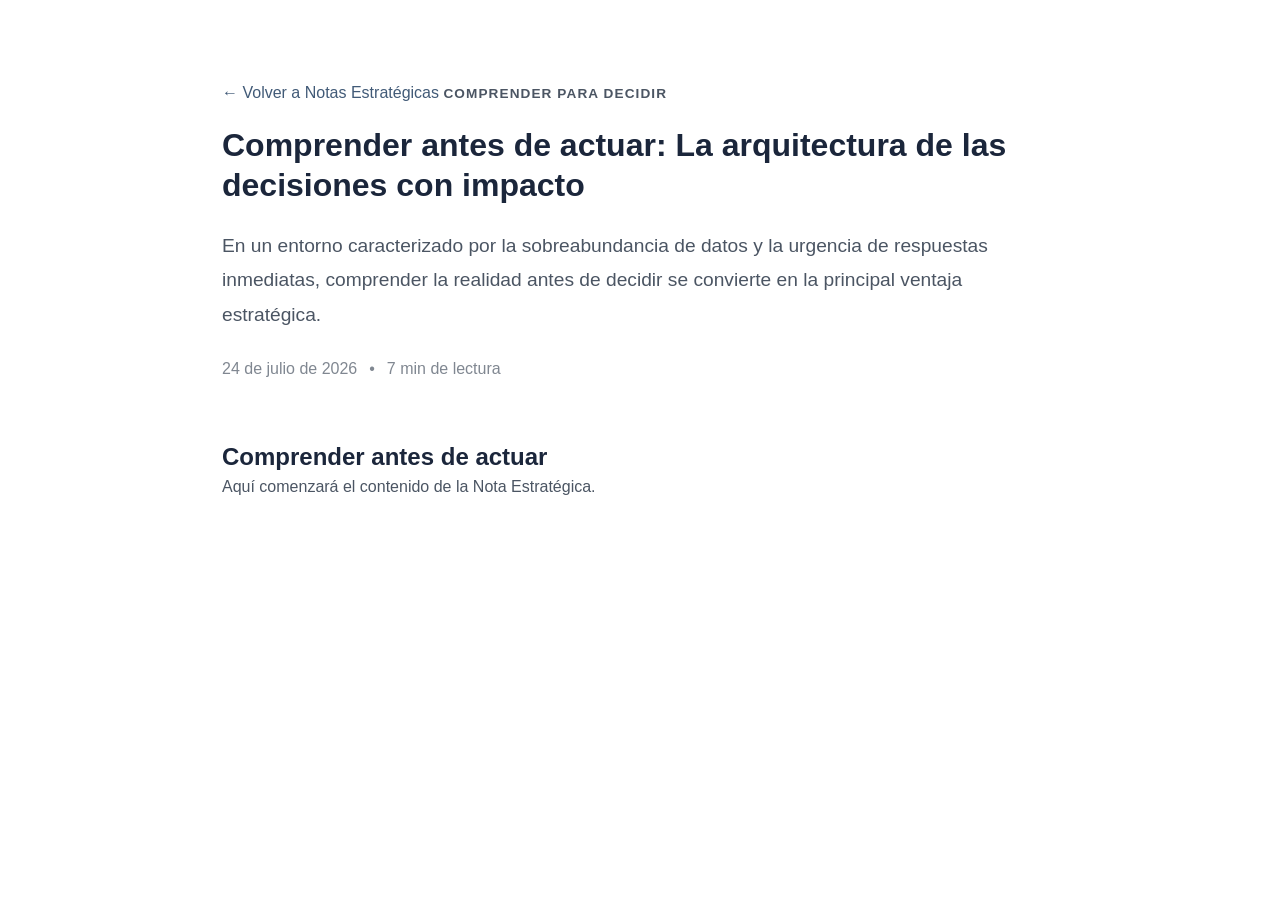
<file: notes/comprender-antes-de-actuar.html>
<!DOCTYPE html>
<html lang="es">
<head>

    <meta charset="UTF-8">
    <meta name="viewport" content="width=device-width, initial-scale=1.0">

    <title>Comprender antes de actuar | Kitty Owen</title>
    <link rel="stylesheet" href="../css/styles.css">

</head>

<body>

<main class="article-container">
    <header class="article-header">

    <a href="../index.html#blog" class="back-link">
        ← Volver a Notas Estratégicas
    </a>

    <span class="article-category">
        Comprender para decidir
    </span>

    <h1>
        Comprender antes de actuar: La arquitectura de las decisiones con impacto
    </h1>

    <p class="article-summary">
        En un entorno caracterizado por la sobreabundancia de datos y la urgencia de respuestas inmediatas,
        comprender la realidad antes de decidir se convierte en la principal ventaja estratégica.
    </p>

    <div class="article-meta">
        <span>24 de julio de 2026</span>
        <span>•</span>
        <span>7 min de lectura</span>
    </div>

</header>
<article class="article-content">

    <h2>Comprender antes de actuar</h2>

    <p>
        Aquí comenzará el contenido de la Nota Estratégica.
    </p>

</article>

</main>

</body>

</html>
</file>
<file: css/styles.css>
/* ==========================================================================
   KITTY OWEN KNOWLEDGE HUB - DESIGN SYSTEM & CSS
   Brand Palette:
   - Azul profundo: #1B263B
   - Azul medio:    #415A77
   - Gris oscuro:   #4B5563
   - Verde jade:    #2A9D8F
   - Coral:         #FF6B6B
   - Gris claro:    #E5E7EB
   ========================================================================== */

:root {
  /* Color Tokens (Light Theme Default) */
  --bg-primary: #FFFFFF;
  --bg-secondary: #F8FAFC;
  --bg-tertiary: #E5E7EB;
  --bg-card: #FFFFFF;
  
  --color-primary: #1B263B;
  --color-secondary: #415A77;
  --color-text-main: #4B5563;
  --color-heading: #1B263B;
  --color-accent-jade: #2A9D8F;
  --color-accent-coral: #FF6B6B;
  --color-light-gray: #E5E7EB;
  
  --border-color: #E5E7EB;
  --border-hover: #415A77;
  
  --shadow-sm: 0 2px 8px rgba(27, 38, 59, 0.05);
  --shadow-md: 0 8px 24px rgba(27, 38, 59, 0.08);
  --shadow-lg: 0 16px 40px rgba(27, 38, 59, 0.12);
  --shadow-glow: 0 0 25px rgba(42, 157, 143, 0.2);

  /* Typography */
  --font-heading: 'Plus Jakarta Sans', -apple-system, BlinkMacSystemFont, sans-serif;
  --font-body: 'Inter', -apple-system, BlinkMacSystemFont, sans-serif;

  --transition-fast: 0.2s ease;
  --transition-normal: 0.3s cubic-bezier(0.4, 0, 0.2, 1);
  --radius-sm: 6px;
  --radius-md: 12px;
  --radius-lg: 20px;
  --radius-full: 9999px;
}

[data-theme="dark"] {
  --bg-primary: #0F172A;
  --bg-secondary: #1E293B;
  --bg-tertiary: #334155;
  --bg-card: #1E293B;
  
  --color-primary: #38BDF8;
  --color-secondary: #94A3B8;
  --color-text-main: #CBD5E1;
  --color-heading: #F8FAFC;
  --color-light-gray: #334155;
  
  --border-color: #334155;
  --border-hover: #2A9D8F;
  
  --shadow-sm: 0 2px 8px rgba(0, 0, 0, 0.3);
  --shadow-md: 0 8px 24px rgba(0, 0, 0, 0.4);
  --shadow-lg: 0 16px 40px rgba(0, 0, 0, 0.5);
}

/* Reset & Base Setup */
*, *::before, *::after {
  box-sizing: border-box;
  margin: 0;
  padding: 0;
}

html {
  scroll-behavior: smooth;
  font-size: 16px;
}

body {
  font-family: var(--font-body);
  background-color: var(--bg-primary);
  color: var(--color-text-main);
  line-height: 1.6;
  -webkit-font-smoothing: antialiased;
}

h1, h2, h3, h4, h5, h6 {
  font-family: var(--font-heading);
  color: var(--color-heading);
  line-height: 1.25;
  font-weight: 700;
}

a {
  color: var(--color-secondary);
  text-decoration: none;
  transition: color var(--transition-fast);
}

a:hover {
  color: var(--color-accent-jade);
}

p {
  margin-bottom: 1.25rem;
}

ul, ol {
  margin-left: 1.5rem;
  margin-bottom: 1.25rem;
}

.container {
  width: 100%;
  max-width: 1240px;
  margin: 0 auto;
  padding: 0 1.5rem;
}

.text-center { text-align: center; }
.hidden { display: none !important; }

/* Grid System */
.grid {
  display: grid;
  gap: 2rem;
}

.grid-2 { grid-template-columns: repeat(auto-fit, minmax(320px, 1fr)); }
.grid-3 { grid-template-columns: repeat(auto-fit, minmax(340px, 1fr)); }

/* ==========================================================================
   BUTTONS & UI CONTROLS
   ========================================================================== */

.btn {
  display: inline-flex;
  align-items: center;
  justify-content: center;
  gap: 0.6rem;
  padding: 0.75rem 1.35rem;
  font-family: var(--font-heading);
  font-weight: 700;
  font-size: 0.95rem;
  border-radius: var(--radius-md);
  border: 2px solid transparent;
  cursor: pointer;
  transition: all var(--transition-normal);
  text-align: center;
  box-shadow: var(--shadow-sm);
}

.btn-primary {
  background-color: var(--color-primary);
  color: #FFFFFF !important;
}

.btn-primary:hover {
  background-color: var(--color-secondary);
  transform: translateY(-2px);
  box-shadow: var(--shadow-md);
}

.btn-secondary {
  background-color: var(--bg-tertiary);
  color: var(--color-heading) !important;
}

.btn-secondary:hover {
  background-color: var(--color-light-gray);
  border-color: var(--color-secondary);
}

.btn-jade {
  background-color: var(--color-accent-jade);
  color: #FFFFFF !important;
}

.btn-jade:hover {
  background-color: #238579;
  transform: translateY(-2px);
  box-shadow: var(--shadow-glow);
}

.btn-coral {
  background-color: var(--color-accent-coral);
  color: #FFFFFF !important;
}

.btn-coral:hover {
  background-color: #E05555;
  transform: translateY(-2px);
}

.btn-outline {
  background-color: transparent;
  border-color: var(--color-secondary);
  color: var(--color-secondary) !important;
}

.btn-outline:hover {
  background-color: var(--color-secondary);
  color: #FFFFFF !important;
}

.btn-outline-white {
  background-color: transparent;
  border-color: rgba(255, 255, 255, 0.4);
  color: #FFFFFF !important;
}

.btn-outline-white:hover {
  background-color: rgba(255, 255, 255, 0.15);
  border-color: #FFFFFF;
}

.btn-sm {
  padding: 0.5rem 1rem;
  font-size: 0.85rem;
}

.btn-xs {
  padding: 0.35rem 0.75rem;
  font-size: 0.75rem;
}

.btn-lg {
  padding: 1.1rem 2.25rem;
  font-size: 1.05rem;
}

.btn-full {
  width: 100%;
}

.icon-btn {
  background: transparent;
  border: 1px solid var(--border-color);
  color: var(--color-heading);
  width: 42px;
  height: 42px;
  border-radius: var(--radius-md);
  display: inline-flex;
  align-items: center;
  justify-content: center;
  cursor: pointer;
  transition: all var(--transition-fast);
}

.icon-btn:hover {
  border-color: var(--color-accent-jade);
  color: var(--color-accent-jade);
  background-color: var(--bg-secondary);
}

/* Badge / Pills */
.pill-tag {
  display: inline-flex;
  align-items: center;
  gap: 0.5rem;
  padding: 0.4rem 1rem;
  background-color: rgba(42, 157, 143, 0.12);
  color: var(--color-accent-jade);
  font-family: var(--font-heading);
  font-weight: 700;
  font-size: 0.82rem;
  text-transform: uppercase;
  letter-spacing: 0.5px;
  border-radius: var(--radius-full);
  margin-bottom: 1.25rem;
}

/* ==========================================================================
   TOP ANNOUNCEMENT BAR & HEADER
   ========================================================================== */

.top-bar {
  background-color: #111827;
  color: #E5E7EB;
  font-size: 0.85rem;
  padding: 0.5rem 0;
  border-bottom: 1px solid rgba(255, 255, 255, 0.08);
}

.top-bar-content {
  display: flex;
  align-items: center;
  justify-content: space-between;
  gap: 1rem;
}

.top-bar-badge {
  background-color: var(--color-accent-jade);
  color: #FFFFFF;
  font-weight: 700;
  font-size: 0.75rem;
  padding: 0.2rem 0.6rem;
  border-radius: var(--radius-sm);
}

.top-bar-text {
  flex: 1;
  white-space: nowrap;
  overflow: hidden;
  text-overflow: ellipsis;
}

.top-bar-link {
  color: #2A9D8F;
  font-weight: 600;
}

.top-bar-link:hover {
  color: #FFFFFF;
  text-decoration: underline;
}

/* Header */
.main-header {
  position: sticky;
  top: 0;
  z-index: 100;
  background-color: rgba(255, 255, 255, 0.95);
  backdrop-filter: blur(12px);
  border-bottom: 1px solid var(--border-color);
  transition: background-color var(--transition-fast);
}

[data-theme="dark"] .main-header {
  background-color: rgba(15, 23, 42, 0.95);
}

.header-container {
  display: flex;
  align-items: center;
  justify-content: space-between;
  height: 80px;
}

.brand-text{
    display:flex;
    flex-direction:column;
    justify-content:center;
    gap:2px;
}

.brand-name {
    display: block;
    font-family: var(--font-heading);
    font-size: 2rem;
    font-weight: 900;
    color: var(--color-heading);
    line-height: 1;
}

.brand-tagline {
    display: block;
    margin-top: 3px;
    font-size: 0.98rem;
    font-style: italic;
    font-weight: 400;
    color:#64748B;
    letter-spacing: 0.3px;
    line-height: 1.1;
}

.desktop-nav {
  display: flex;
  align-items: center;
  gap:28px;
    margin-left:20px;
}

.nav-link {
  font-family: var(--font-heading);
  font-weight: 600;
  font-size: 0.92rem;
  color: var(--color-text-main);
  padding: 0.5rem 0.2rem;
  position: relative;
}

.nav-link.active,
.nav-link:hover {
  color: var(--color-accent-jade);
}

.nav-link.active::after {
  content: '';
  position: absolute;
  bottom: -4px;
  left: 0;
  width: 100%;
  height: 2px;
  background-color: var(--color-accent-jade);
  border-radius: 2px;
}

.nav-icon {
  margin-right: 0.3rem;
  opacity: 0.8;
}

.header-actions {
  display: flex;
  align-items: center;
  gap: 0.75rem;
}

.mobile-menu-btn {
  display: none;
  background: none;
  border: none;
  font-size: 1.5rem;
  color: var(--color-heading);
  cursor: pointer;
}

/* Mobile Nav Drawer */
.mobile-nav-overlay {
  position: fixed;
  top: 0;
  left: 0;
  width: 100%;
  height: 100%;
  background-color: rgba(15, 23, 42, 0.6);
  backdrop-filter: blur(4px);
  z-index: 200;
  opacity: 0;
  pointer-events: none;
  transition: opacity var(--transition-fast);
}

.mobile-nav-overlay.open {
  opacity: 1;
  pointer-events: auto;
}

.mobile-nav-content {
  position: absolute;
  top: 0;
  right: 0;
  width: 320px;
  height: 100%;
  background-color: var(--bg-primary);
  padding: 2rem 1.5rem;
  display: flex;
  flex-direction: column;
  box-shadow: var(--shadow-lg);
  transform: translateX(100%);
  transition: transform var(--transition-normal);
}

.mobile-nav-overlay.open .mobile-nav-content {
  transform: translateX(0);
}

.mobile-nav-header {
  display: flex;
  align-items: center;
  justify-content: space-between;
  margin-bottom: 2rem;
}

.mobile-nav-links {
  display: flex;
  flex-direction: column;
  gap: 1.25rem;
  flex: 1;
}

.mobile-link {
  font-family: var(--font-heading);
  font-weight: 700;
  font-size: 1.1rem;
  color: var(--color-heading);
}

.mobile-link.active {
  color: var(--color-accent-jade);
}

/* ==========================================================================
   PAGE VIEWS SETUP
   ========================================================================== */

.page-view {
  display: none;
  padding-bottom: 4rem;
  opacity: 0;
  transition: opacity 0.3s ease;
}

.page-view.active {
  display: block;
  opacity: 1;
}

.page-header {
  background-color: var(--bg-secondary);
  padding: 4rem 0 3.5rem 0;
  border-bottom: 1px solid var(--border-color);
  margin-bottom: 3.5rem;
}

.page-subtitle {
  font-family: var(--font-heading);
  font-weight: 700;
  font-size: 0.85rem;
  color: var(--color-accent-jade);
  text-transform: uppercase;
  letter-spacing: 1px;
  display: block;
  margin-bottom: 0.5rem;
}

.page-title {
  font-size: 2.75rem;
  margin-bottom: 1rem;
}

.page-lead {
  font-size: 1.2rem;
  max-width: 800px;
  color: var(--color-text-main);
}

.section {
  padding: 4.5rem 0;
}

.bg-light {
  background-color: var(--bg-secondary);
}

.section-header {
  margin-bottom: 3rem;
}

.section-subtitle {
  font-family: var(--font-heading);
  font-size: 0.85rem;
  font-weight: 700;
  color: var(--color-accent-jade);
  text-transform: uppercase;
  letter-spacing: 1px;
  display: block;
  margin-bottom: 0.5rem;
}

.section-title {
  font-size: 2.25rem;
  margin-bottom: 1rem;
}

.section-description {
  font-size: 1.1rem;
  max-width: 750px;
  margin: 0 auto;
}

.section-header-flex {
  display: flex;
  align-items: flex-end;
  justify-content: space-between;
  margin-bottom: 3rem;
  gap: 1.5rem;
}

//* ==========================================================================
   PAGE 1: HERO & HOME COMPONENTS
   ========================================================================== */

@import url('https://fonts.googleapis.com/css2?family=Alex+Brush&family=Caveat:wght@600;700&family=Inter:wght@400;500;600&family=Plus+Jakarta+Sans:wght@500;600;700;800&display=swap');

:root {
  --color-navy: #1B263B;
  --color-jade: #2A9D8F; /* Verde Jade exacto */
  --color-gray-medium: #475569;
  --color-bg-hero: #F8FAFC;
  
  --font-heading: 'Plus Jakarta Sans', -apple-system, sans-serif;
  --font-body: 'Inter', -apple-system, sans-serif;
  --font-signature: 'Alex Brush', 'Caveat', cursive;
}

.hero-wrapper {
  background-color: var(--color-bg-hero);
  padding: 3rem 0 0 0;
  overflow: hidden;
}

/* Grid alineada al final para nivelar con el borde inferior de la foto */
.hero-grid {
  display: grid;
  grid-template-columns: 1.15fr 0.85fr;
  gap: 2.5rem;
  align-items: flex-end; /* Nivel inferior */
}

.hero-content {
  display: flex;
  flex-direction: column;
  justify-content: space-between;
  height: 100%;
  padding: 1.5rem 0 1rem 0;
}

/* Título: Azul Oscuro #1B263B y Punto Verde Jade #2A9D8F */
/* Importar fuente de firma manuscrita Marck Script / Satisfy */
@import url('https://fonts.googleapis.com/css2?family=Marck+Script&family=Sacramento&family=Satisfy&family=Inter:wght@400;500;600&family=Plus+Jakarta+Sans:wght@500;600;700;800&display=swap');

:root {
  --color-navy: #1B263B;
  --color-jade: #2A9D8F;
  --color-gray-medium: #475569;
  --color-bg-hero: #F8FAFC;
  
  --font-heading: 'Plus Jakarta Sans', -apple-system, sans-serif;
  --font-body: 'Inter', -apple-system, sans-serif;
  --font-signature: 'Marck Script', 'Satisfy', 'Sacramento', cursive;
}

.hero-wrapper {
  background-color: var(--color-bg-hero);
  padding: 3.5rem 0 0 0;
  overflow: hidden;
}

.hero-grid {
  display: grid;
  grid-template-columns: 1.15fr 0.85fr;
  gap: 2.5rem;
  align-items: flex-end;
}

.hero-content {
  display: flex;
  flex-direction: column;
  justify-content: center;
  padding: 1rem 0 2rem 0;
}

.hero-title {
  font-family: var(--font-heading);
  font-weight: 800;
  font-size: 4.25rem;
  line-height: 1.05;
  color: var(--color-navy) !important;
  letter-spacing: -2px;
  margin-bottom: 1.5rem;
}

.hero-title .title-dot {
  color: var(--color-jade) !important;
}

.hero-subtitle {
  font-family: var(--font-heading);
  font-weight: 700;
  font-size: 1.45rem;
  line-height: 1.35;
  color: var(--color-jade) !important;
  margin-bottom: 1.5rem;
  max-width: 540px;
}

.hero-description {
  font-family: var(--font-body);
  font-size: 1.05rem;
  line-height: 1.7;
  color: #475569;
  margin-bottom: 1.75rem;
  max-width: 560px;
}

/* Fila Inferior: Cita ELEVADA al nivel superior de los botones */
.hero-footer-row {
  display: flex;
  align-items: flex-start; /* Eleva la cita para que no caiga */
  justify-content: space-between;
  gap: 1.5rem;
  width: 100%;
  margin-top: 0.5rem;
}

.hero-actions {
  display: flex;
  gap: 1rem;
  margin-bottom: 3.5rem;
  flex-wrap: wrap;

  margin-top: 2.5rem;
}

.btn-hero-dark {
  background-color: var(--color-navy) !important;
  color: #FFFFFF !important;
  padding: 0.9rem 1.65rem;
  border-radius: 10px;
  font-family: var(--font-heading);
  font-weight: 700;
  font-size: 0.92rem;
  text-decoration: none;
  display: inline-flex;
  align-items: center;
  gap: 0.55rem;
  box-shadow: 0 4px 14px rgba(27, 38, 59, 0.15);
  white-space: nowrap;
  transition: all 0.2s ease;
}

.btn-hero-dark:hover {
  background-color: #0F172A !important;
  transform: translateY(-2px);
}

.hero-quote-box {
  max-width: 280px;
  text-align: left;
}

.hero-quote-text {
  font-family: var(--font-body);
  font-style: italic;
  font-weight: 600;
  font-size: 0.92rem;
  color: #334155;
  line-height: 1.35;
  margin-bottom: 0.1rem;
}

/* FIRMA CALIGRÁFICA (Marck Script) EN VERDE JADE */
.hero-signature {
  font-family: 'Marck Script', 'Satisfy', 'Sacramento', cursive !important;
  font-size: 2.2rem;
  font-weight: 400;
  color: var(--color-jade) !important;
  display: block;
  line-height: 1;
  margin-top: 0.2rem;
  white-space: nowrap;
}

.hero-visual {
  display: flex;
  justify-content: flex-end;
  align-items: flex-end;
}

.hero-photo-wrapper {
  width: 100%;
  max-width: 520px;
}

.hero-photo {
  width: 100%;
  height: auto;
  display: block;
  object-fit: cover;
}

@media (max-width: 1100px) {
  .hero-footer-row {
    flex-direction: column;
    align-items: flex-start;
  }
}

@media (max-width: 992px) {
  .hero-grid {
    grid-template-columns: 1fr;
    gap: 2.5rem;
  }
  .hero-title {
    font-size: 3.2rem;
  }
}
/* Responsivo */
@media (max-width: 1100px) {
  .hero-footer-row {
    flex-direction: column;
    align-items: flex-start;
  }
}

@media (max-width: 992px) {
  .hero-grid {
    grid-template-columns: 1fr;
    gap: 2.5rem;
  }
  .hero-title {
    font-size: 3.2rem;
  }
}

/* Responsivo */
@media (max-width: 1100px) {
  .hero-bottom-block {
    flex-direction: column;
    align-items: flex-start;
  }
}

@media (max-width: 992px) {
  .hero-grid {
    grid-template-columns: 1fr;
    gap: 2.5rem;
  }
  .hero-content {
    padding-bottom: 2rem;
  }
  .hero-title {
    font-size: 3.2rem;
  }
}
.portal-grid {
  display: grid;
  grid-template-columns: repeat(auto-fit, minmax(260px, 1fr));
  gap: 1.75rem;
}

.portal-card {
  background-color: var(--bg-card);
  border: 1px solid var(--border-color);
  border-radius: var(--radius-lg);
  padding: 2.25rem 1.75rem;
  display: flex;
  flex-direction: column;
  transition: all var(--transition-normal);
  box-shadow: var(--shadow-sm);
  position: relative;
}

.portal-card:hover {
  transform: translateY(-5px);
  box-shadow: var(--shadow-md);
  border-color: var(--color-secondary);
}

.portal-card.featured {
  border-color: var(--color-accent-jade);
  background: linear-gradient(180deg, var(--bg-card) 0%, rgba(42, 157, 143, 0.05) 100%);
}

.featured-badge {
  position: absolute;
  top: -12px;
  right: 20px;
  background-color: var(--color-accent-jade);
  color: #FFFFFF;
  font-size: 0.75rem;
  font-weight: 700;
  padding: 0.25rem 0.75rem;
  border-radius: var(--radius-full);
}

.portal-icon {
  width: 54px;
  height: 54px;
  background-color: var(--bg-secondary);
  color: var(--color-primary);
  border-radius: var(--radius-md);
  display: flex;
  align-items: center;
  justify-content: center;
  font-size: 1.5rem;
  margin-bottom: 1.5rem;
}

.portal-title {
  font-size: 1.35rem;
  margin-bottom: 0.75rem;
}

.portal-text {
  font-size: 0.95rem;
  flex: 1;
  margin-bottom: 1.5rem;
}

.portal-link {
  font-family: var(--font-heading);
  font-weight: 700;
  font-size: 0.95rem;
  color: var(--color-secondary);
  display: inline-flex;
  align-items: center;
  gap: 0.5rem;
}

.portal-card:hover .portal-link {
  color: var(--color-accent-jade);
}

.truppia-card {
  border-color: rgba(255, 107, 107, 0.3);
}

/* TRUPPIA Banner */
.truppia-banner-card {
  background: linear-gradient(135deg, #1B263B 0%, #0F172A 100%);
  color: #FFFFFF;
  border-radius: var(--radius-lg);
  padding: 3.5rem;
  display: grid;
  grid-template-columns: 1.3fr 0.7fr;
  gap: 3rem;
  align-items: center;
  box-shadow: var(--shadow-lg);
}

.truppia-pill {
  display: inline-flex;
  align-items: center;
  gap: 0.5rem;
  padding: 0.35rem 0.85rem;
  background-color: rgba(42, 157, 143, 0.2);
  color: #2A9D8F;
  font-size: 0.8rem;
  font-weight: 700;
  border-radius: var(--radius-full);
  margin-bottom: 1.25rem;
}

.truppia-banner-title {
  color: #FFFFFF;
  font-size: 2.25rem;
  margin-bottom: 1rem;
}

.truppia-banner-text {
  color: #CBD5E1;
  font-size: 1.1rem;
  margin-bottom: 2rem;
}

.truppia-actions {
  display: flex;
  gap: 1rem;
  flex-wrap: wrap;
}

.truppia-graphic-box {
  background: rgba(255, 255, 255, 0.05);
  border: 1px solid rgba(255, 255, 255, 0.1);
  border-radius: var(--radius-md);
  padding: 2.5rem 1.5rem;
  text-align: center;
  backdrop-filter: blur(10px);
}

.t-logo-large {
  font-family: var(--font-heading);
  font-weight: 900;
  font-size: 2.5rem;
  letter-spacing: 2px;
  color: #2A9D8F;
}

.t-subtext {
  font-size: 0.85rem;
  color: #94A3B8;
  text-transform: uppercase;
  letter-spacing: 1px;
  margin-top: 0.5rem;
}

/* ==========================================================================
   BLOG CARDS & SINGLE ARTICLE VIEWER
   ========================================================================== */

.post-card {
  background-color: var(--bg-card);
  border: 1px solid var(--border-color);
  border-radius: var(--radius-md);
  overflow: hidden;
  display: flex;
  flex-direction: column;
  transition: all var(--transition-normal);
  box-shadow: var(--shadow-sm);
}

.post-card:hover {
  transform: translateY(-4px);
  box-shadow: var(--shadow-md);
}

.post-cover {
  height: 180px;
  padding: 1.5rem;
  display: flex;
  align-items: flex-end;
  color: #FFFFFF;
  position: relative;
}

.post-cat-badge {
  background-color: rgba(15, 23, 42, 0.7);
  backdrop-filter: blur(4px);
  color: #FFFFFF;
  font-size: 0.75rem;
  font-weight: 700;
  padding: 0.25rem 0.75rem;
  border-radius: var(--radius-full);
}

.post-cover-icon {
  position: absolute;
  top: 1.25rem;
  right: 1.25rem;
  font-size: 2.5rem;
  opacity: 0.25;
}

.post-body {
  padding: 1.75rem;
  display: flex;
  flex-direction: column;
  flex: 1;
}

.post-meta {
  display: flex;
  gap: 1rem;
  font-size: 0.8rem;
  color: var(--color-secondary);
  margin-bottom: 0.75rem;
}

.post-title {
  font-size: 1.25rem;
  margin-bottom: 0.75rem;
  line-height: 1.35;
}

.post-excerpt {
  font-size: 0.92rem;
  flex: 1;
  margin-bottom: 1.5rem;
}

.post-footer {
  display: flex;
  align-items: center;
  justify-content: space-between;
  border-top: 1px solid var(--border-color);
  padding-top: 1rem;
}

.filter-bar {
  margin-bottom: 2rem;
}

.filter-label {
  font-family: var(--font-heading);
  font-weight: 700;
  font-size: 0.9rem;
  margin-bottom: 0.75rem;
}

.filter-chips {
  display: flex;
  flex-wrap: wrap;
  gap: 0.5rem;
}

.chip {
  background-color: var(--bg-secondary);
  border: 1px solid var(--border-color);
  color: var(--color-text-main);
  padding: 0.4rem 1rem;
  font-size: 0.85rem;
  font-family: var(--font-heading);
  font-weight: 600;
  border-radius: var(--radius-full);
  cursor: pointer;
  transition: all var(--transition-fast);
}

.chip:hover, .chip.active {
  background-color: var(--color-primary);
  color: #FFFFFF;
  border-color: var(--color-primary);
}

.search-box-wrapper {
  margin-bottom: 2.5rem;
}

.search-input-group {
  position: relative;
  max-width: 600px;
}

.search-icon {
  position: absolute;
  left: 1.25rem;
  top: 50%;
  transform: translateY(-50%);
  color: var(--color-secondary);
}

.search-input {
  width: 100%;
  padding: 0.9rem 2.8rem 0.9rem 3rem;
  font-family: var(--font-body);
  font-size: 1rem;
  border-radius: var(--radius-md);
  border: 1px solid var(--border-color);
  background-color: var(--bg-card);
  color: var(--color-heading);
}

.search-clear-btn {
  position: absolute;
  right: 1rem;
  top: 50%;
  transform: translateY(-50%);
  background: none;
  border: none;
  color: var(--color-secondary);
  cursor: pointer;
  display: none;
}

/* ==========================================================================
   PAGE 2: SOBRE MÍ COMPONENTS
   ========================================================================== */

.narrative-grid {
  display: grid;
  grid-template-columns: 1.4fr 0.6fr;
  gap: 3.5rem;
}

.story-highlight-box {
  background-color: var(--bg-secondary);
  border: 1px solid var(--border-color);
  border-radius: var(--radius-lg);
  padding: 2.5rem;
  margin-bottom: 2.5rem;
  position: relative;
}

.story-quote-icon {
  font-size: 2.5rem;
  color: var(--color-accent-jade);
  opacity: 0.3;
  margin-bottom: 1rem;
}

.story-lead-text {
  font-family: var(--font-heading);
  font-size: 1.35rem;
  color: var(--color-heading);
  line-height: 1.4;
  margin-bottom: 0.5rem;
}

.story-lead-emphasis {
  font-family: var(--font-heading);
  font-weight: 800;
  font-size: 1.5rem;
  color: var(--color-accent-jade);
  margin-bottom: 1rem;
}

.info-block {
  margin-bottom: 3.5rem;
}

.block-title {
  font-size: 1.75rem;
  margin-bottom: 1.25rem;
  display: flex;
  align-items: center;
  gap: 0.75rem;
  border-bottom: 2px solid var(--color-accent-jade);
  padding-bottom: 0.5rem;
}

.block-icon {
  color: var(--color-accent-jade);
}

.philosophy-bullets {
  display: grid;
  grid-template-columns: 1fr 1fr;
  gap: 1rem;
  margin: 2rem 0;
}

.phil-item {
  background-color: var(--bg-secondary);
  border: 1px solid var(--border-color);
  padding: 1.25rem;
  border-radius: var(--radius-md);
  display: flex;
  align-items: center;
  gap: 0.75rem;
  font-weight: 500;
}

.phil-item.focus {
  background-color: rgba(42, 157, 143, 0.08);
  border-color: var(--color-accent-jade);
  font-weight: 700;
  color: var(--color-heading);
}

.phil-icon-no { color: var(--color-accent-coral); }
.phil-icon-yes { color: var(--color-accent-jade); }

.conviction-banner {
  background-color: #1B263B;
  color: #FFFFFF;
  padding: 2rem;
  border-radius: var(--radius-md);
  text-align: center;
  margin-top: 2rem;
}

.conviction-banner h3 {
  color: #2A9D8F;
  font-size: 1.4rem;
  margin-top: 0.5rem;
}

.experience-list {
  list-style: none;
  margin: 0;
  display: flex;
  flex-direction: column;
  gap: 1rem;
}

.experience-list li {
  background-color: var(--bg-card);
  border: 1px solid var(--border-color);
  padding: 1rem 1.25rem;
  border-radius: var(--radius-md);
  display: flex;
  align-items: center;
  gap: 0.85rem;
}

.experience-list i {
  color: var(--color-accent-jade);
  font-size: 1.1rem;
}

.sidebar-card {
  background-color: var(--bg-card);
  border: 1px solid var(--border-color);
  border-radius: var(--radius-lg);
  padding: 1.75rem;
  margin-bottom: 2rem;
  box-shadow: var(--shadow-sm);
}

.sidebar-title {
  font-size: 1.25rem;
  margin-bottom: 1.25rem;
  display: flex;
  align-items: center;
  gap: 0.5rem;
}

.lines-list {
  display: flex;
  flex-direction: column;
  gap: 1.25rem;
}

.line-item {
  border-bottom: 1px solid var(--border-color);
  padding-bottom: 1rem;
}

.line-item:last-child {
  border-bottom: none;
  padding-bottom: 0;
}

.line-header {
  font-family: var(--font-heading);
  font-weight: 700;
  color: var(--color-heading);
  margin-bottom: 0.35rem;
  display: flex;
  align-items: center;
  gap: 0.5rem;
}

.line-desc {
  font-size: 0.85rem;
  color: var(--color-text-main);
  margin-bottom: 0;
}

/* ==========================================================================
   PUBLICACIONES ACADÉMICAS COMPONENTS
   ========================================================================== */

.tab-navigation {
  display: flex;
  flex-wrap: wrap;
  gap: 0.75rem;
  margin-bottom: 3rem;
  border-bottom: 2px solid var(--border-color);
  padding-bottom: 1rem;
}

.tab-btn {
  background: none;
  border: none;
  font-family: var(--font-heading);
  font-weight: 700;
  font-size: 0.95rem;
  color: var(--color-text-main);
  padding: 0.6rem 1.25rem;
  border-radius: var(--radius-md);
  cursor: pointer;
  display: flex;
  align-items: center;
  gap: 0.5rem;
  transition: all var(--transition-fast);
}

.tab-btn:hover, .tab-btn.active {
  background-color: var(--color-primary);
  color: #FFFFFF;
}

.academic-card {
  background-color: var(--bg-card);
  border: 1px solid var(--border-color);
  border-radius: var(--radius-md);
  padding: 2rem;
  margin-bottom: 1.5rem;
  display: grid;
  grid-template-columns: 80px 1fr;
  gap: 1.75rem;
  box-shadow: var(--shadow-sm);
  transition: all var(--transition-normal);
}

.academic-card:hover {
  border-color: var(--color-secondary);
  box-shadow: var(--shadow-md);
}

.academic-cover-icon {
  width: 80px;
  height: 100px;
  background-color: var(--color-primary);
  color: var(--color-accent-jade);
  border-radius: var(--radius-sm);
  display: flex;
  flex-direction: column;
  align-items: center;
  justify-content: center;
  gap: 0.5rem;
  font-size: 1.75rem;
}

.badge-text {
  font-size: 0.65rem;
  font-weight: 800;
  color: #FFFFFF;
  letter-spacing: 1px;
}

.academic-title {
  font-size: 1.35rem;
  margin-bottom: 0.75rem;
}

.academic-meta-row {
  display: flex;
  gap: 1rem;
  align-items: center;
  margin-bottom: 0.85rem;
  flex-wrap: wrap;
}

.apa-box {
  background-color: var(--bg-secondary);
  border: 1px solid var(--border-color);
  padding: 0.85rem 1rem;
  border-radius: var(--radius-sm);
  font-family: monospace;
  font-size: 0.82rem;
  color: var(--color-heading);
  margin-bottom: 1rem;
  display: flex;
  justify-content: space-between;
  align-items: center;
  gap: 1rem;
}

.academic-abstract {
  font-size: 0.95rem;
  margin-bottom: 1.25rem;
}

/* ==========================================================================
   CENTRO DE RECURSOS COMPONENTS
   ========================================================================== */

.resources-toolbar {
  background-color: var(--bg-secondary);
  border: 1px solid var(--border-color);
  border-radius: var(--radius-lg);
  padding: 1.5rem 2rem;
  margin-bottom: 3rem;
  display: grid;
  grid-template-columns: 1fr 1fr 1.2fr;
  gap: 1.5rem;
  align-items: flex-end;
}

.filter-group {
  display: flex;
  flex-direction: column;
  gap: 0.4rem;
}

.filter-group label {
  font-family: var(--font-heading);
  font-weight: 700;
  font-size: 0.85rem;
}

.form-select, .form-input, .form-textarea {
  width: 100%;
  padding: 0.75rem 1rem;
  font-family: var(--font-body);
  font-size: 0.95rem;
  border-radius: var(--radius-md);
  border: 1px solid var(--border-color);
  background-color: var(--bg-card);
  color: var(--color-heading);
}

.resource-card {
  background-color: var(--bg-card);
  border: 1px solid var(--border-color);
  border-radius: var(--radius-lg);
  padding: 2rem;
  display: flex;
  flex-direction: column;
  transition: all var(--transition-normal);
  box-shadow: var(--shadow-sm);
  position: relative;
}

.resource-card:hover {
  transform: translateY(-5px);
  border-color: var(--color-accent-jade);
  box-shadow: var(--shadow-md);
}

.resource-top-bar {
  display: flex;
  align-items: center;
  justify-content: space-between;
  margin-bottom: 1.25rem;
}

.area-badge {
  font-family: var(--font-heading);
  font-weight: 700;
  font-size: 0.75rem;
  padding: 0.25rem 0.75rem;
  border-radius: var(--radius-full);
  background-color: rgba(27, 38, 59, 0.08);
  color: var(--color-primary);
}

.level-badge {
  font-size: 0.75rem;
  font-weight: 700;
}

.level-Básico { color: #2A9D8F; }
.level-Intermedio { color: #415A77; }
.level-Avanzado { color: #FF6B6B; }

.resource-icon {
  font-size: 2rem;
  color: var(--color-accent-jade);
  margin-bottom: 1rem;
}

.resource-title {
  font-size: 1.25rem;
  margin-bottom: 0.75rem;
}

.resource-desc {
  font-size: 0.9rem;
  flex: 1;
  margin-bottom: 1.5rem;
}

.resource-footer-info {
  display: flex;
  align-items: center;
  justify-content: space-between;
  font-size: 0.78rem;
  color: var(--color-secondary);
  border-top: 1px solid var(--border-color);
  padding-top: 1rem;
  margin-bottom: 1.25rem;
}

/* ==========================================================================
   CONTACTO & FORMS
   ========================================================================== */

.contact-grid {
  display: grid;
  grid-template-columns: 1.2fr 0.8fr;
  gap: 3.5rem;
}

.contact-form-card {
  background-color: var(--bg-card);
  border: 1px solid var(--border-color);
  border-radius: var(--radius-lg);
  padding: 2.5rem;
  box-shadow: var(--shadow-sm);
}

.form-title {
  font-size: 1.75rem;
  margin-bottom: 0.5rem;
}

.form-desc {
  margin-bottom: 2rem;
}

.contact-form {
  display: flex;
  flex-direction: column;
  gap: 1.25rem;
}

.form-group label {
  display: block;
  font-family: var(--font-heading);
  font-weight: 700;
  font-size: 0.9rem;
  margin-bottom: 0.4rem;
}

.form-success-banner {
  background-color: rgba(42, 157, 143, 0.1);
  border: 1px solid var(--color-accent-jade);
  border-radius: var(--radius-md);
  padding: 1.5rem;
  display: flex;
  align-items: center;
  gap: 1rem;
  margin-top: 1.5rem;
}

.success-icon {
  font-size: 2rem;
  color: var(--color-accent-jade);
}

.contact-info-cards {
  display: flex;
  flex-direction: column;
  gap: 1.5rem;
}

.info-card {
  background-color: var(--bg-card);
  border: 1px solid var(--border-color);
  border-radius: var(--radius-md);
  padding: 1.5rem;
  display: flex;
  align-items: flex-start;
  gap: 1.25rem;
  box-shadow: var(--shadow-sm);
}

.info-card-icon {
  width: 48px;
  height: 48px;
  background-color: var(--bg-secondary);
  color: var(--color-primary);
  border-radius: var(--radius-md);
  display: flex;
  align-items: center;
  justify-content: center;
  font-size: 1.35rem;
}

.whatsapp-icon { color: #25D366; }
.linkedin-icon { color: #0A66C2; }

.contact-link {
  font-family: var(--font-heading);
  font-weight: 700;
  color: var(--color-heading);
}

.truppia-contact-card {
  background: linear-gradient(135deg, #1B263B 0%, #0F172A 100%);
  color: #FFFFFF;
  border-radius: var(--radius-lg);
  padding: 2rem;
}

.truppia-contact-card h3 {
  color: #FFFFFF;
  margin-bottom: 0.75rem;
}

.truppia-contact-card p {
  color: #CBD5E1;
  font-size: 0.9rem;
  margin-bottom: 1.5rem;
}

.t-badge {
  display: inline-block;
  background-color: rgba(42, 157, 143, 0.2);
  color: #2A9D8F;
  font-size: 0.75rem;
  font-weight: 700;
  padding: 0.2rem 0.6rem;
  border-radius: var(--radius-full);
  margin-bottom: 0.75rem;
}

/* ==========================================================================
   FOOTER
   ========================================================================== */

.main-footer {
  background-color: #0F172A;
  color: #94A3B8;
  padding: 4.5rem 0 2rem 0;
  border-top: 1px solid #1E293B;
}

.footer-top {
  display: grid;
  grid-template-columns: 1.5fr 1fr 1fr 1fr;
  gap: 3rem;
  margin-bottom: 3.5rem;
}

.footer-brand .brand-name {
  color: #FFFFFF;
}

.footer-desc {
  margin: 1.25rem 0;
  font-size: 0.9rem;
}

.social-links {
  display: flex;
  gap: 0.75rem;
}

.social-links a {
  width: 38px;
  height: 38px;
  background-color: #1E293B;
  color: #FFFFFF;
  border-radius: var(--radius-md);
  display: flex;
  align-items: center;
  justify-content: center;
  transition: all var(--transition-fast);
}

.social-links a:hover {
  background-color: var(--color-accent-jade);
}

.footer-col h4 {
  color: #FFFFFF;
  font-size: 1.1rem;
  margin-bottom: 1.25rem;
}

.footer-col ul {
  list-style: none;
  margin: 0;
}

.footer-col li {
  margin-bottom: 0.65rem;
}

.footer-col a {
  color: #94A3B8;
  font-size: 0.9rem;
}

.footer-col a:hover {
  color: #2A9D8F;
}

.footer-bottom {
  border-top: 1px solid #1E293B;
  padding-top: 2rem;
  display: flex;
  align-items: center;
  justify-content: space-between;
  font-size: 0.85rem;
  flex-wrap: wrap;
  gap: 1rem;
}

.footer-tech-badges {
  display: flex;
  gap: 1rem;
}

.tech-badge {
  background-color: #1E293B;
  color: #2A9D8F;
  padding: 0.35rem 0.75rem;
  border-radius: var(--radius-full);
  font-size: 0.75rem;
  font-weight: 600;
}

/* ==========================================================================
   MODAL DIALOGS & DRAWERS
   ========================================================================== */

.modal-backdrop {
  position: fixed;
  top: 0;
  left: 0;
  width: 100%;
  height: 100%;
  background-color: rgba(15, 23, 42, 0.7);
  backdrop-filter: blur(6px);
  z-index: 500;
  display: flex;
  align-items: center;
  justify-content: center;
  padding: 1.5rem;
  opacity: 0;
  pointer-events: none;
  transition: opacity var(--transition-fast);
}

.modal-backdrop.open {
  opacity: 1;
  pointer-events: auto;
}

.modal-container {
  background-color: var(--bg-card);
  border-radius: var(--radius-lg);
  width: 100%;
  max-width: 800px;
  max-height: 90vh;
  overflow-y: auto;
  position: relative;
  box-shadow: var(--shadow-lg);
  padding: 2.5rem;
}

.modal-container.modal-lg { max-width: 1050px; }
.modal-container.modal-xl { max-width: 1180px; }

.modal-close {
  position: absolute;
  top: 1.25rem;
  right: 1.25rem;
  background: var(--bg-secondary);
  border: 1px solid var(--border-color);
  width: 36px;
  height: 36px;
  border-radius: var(--radius-full);
  display: flex;
  align-items: center;
  justify-content: center;
  cursor: pointer;
  color: var(--color-heading);
}

/* Resource Viewer Modal Layout */
.resource-modal-grid {
  display: grid;
  grid-template-columns: 1.3fr 0.7fr;
  gap: 2rem;
  margin-top: 1.5rem;
}

.resource-pdf-preview {
  background-color: #1E293B;
  border-radius: var(--radius-md);
  overflow: hidden;
  display: flex;
  flex-direction: column;
  height: 480px;
  color: #FFFFFF;
}

.pdf-toolbar {
  background-color: #0F172A;
  padding: 0.75rem 1.25rem;
  display: flex;
  justify-content: space-between;
  align-items: center;
  font-size: 0.85rem;
  border-bottom: 1px solid #334155;
}

.pdf-status { color: #2A9D8F; font-weight: 700; }

.pdf-viewport {
  flex: 1;
  padding: 2.5rem;
  background: linear-gradient(135deg, #1E293B 0%, #0F172A 100%);
  display: flex;
  flex-direction: column;
  justify-content: center;
}

.pdf-controls {
  background-color: #0F172A;
  padding: 0.75rem 1.25rem;
  display: flex;
  justify-content: space-between;
  border-top: 1px solid #334155;
}

/* Brand & Tech Suite Tabs */
.suite-header {
  margin-bottom: 2rem;
}

.suite-tabs {
  display: flex;
  gap: 0.5rem;
  border-bottom: 2px solid var(--border-color);
  margin-bottom: 2rem;
  overflow-x: auto;
}

.suite-tab {
  background: none;
  border: none;
  padding: 0.75rem 1.25rem;
  font-family: var(--font-heading);
  font-weight: 700;
  font-size: 0.9rem;
  color: var(--color-text-main);
  cursor: pointer;
  white-space: nowrap;
}

.suite-tab.active {
  color: var(--color-accent-jade);
  border-bottom: 3px solid var(--color-accent-jade);
}

.suite-pane {
  display: none;
}

.suite-pane.active {
  display: block;
}

.logo-grid-4 {
  display: grid;
  grid-template-columns: repeat(auto-fit, minmax(240px, 1fr));
  gap: 1.5rem;
  margin: 1.5rem 0 2.5rem 0;
}

.logo-card {
  background-color: var(--bg-secondary);
  border: 1px solid var(--border-color);
  border-radius: var(--radius-md);
  padding: 1.25rem;
}

.logo-card h4 {
  font-size: 0.95rem;
  margin-bottom: 0.75rem;
}

.logo-preview-box {
  height: 120px;
  border-radius: var(--radius-sm);
  display: flex;
  align-items: center;
  justify-content: center;
  margin-bottom: 0.75rem;
  border: 1px dashed var(--border-color);
}

.bg-white { background-color: #FFFFFF; }
.bg-dark { background-color: #1B263B; }

.logo-tag {
  font-size: 0.75rem;
  color: var(--color-secondary);
}

/* Swatches */
.swatches {
  display: flex;
  gap: 0.75rem;
  flex-wrap: wrap;
  margin-top: 1rem;
}

.swatch {
  width: 140px;
  padding: 1rem;
  border-radius: var(--radius-md);
  font-size: 0.8rem;
  display: flex;
  flex-direction: column;
  gap: 0.25rem;
  font-weight: 700;
  box-shadow: var(--shadow-sm);
}

.swatch code {
  font-size: 0.75rem;
  opacity: 0.85;
}

.code-box-wrapper {
  background-color: #0F172A;
  color: #E2E8F0;
  border-radius: var(--radius-md);
  overflow: hidden;
  margin: 1.5rem 0;
}

.code-box-header {
  background-color: #1E293B;
  padding: 0.5rem 1rem;
  display: flex;
  justify-content: space-between;
  align-items: center;
  font-size: 0.8rem;
}

.code-box-wrapper pre {
  padding: 1.25rem;
  overflow-x: auto;
  font-size: 0.85rem;
}

.code-two-col pre {
  background-color: #0F172A;
  color: #E2E8F0;
  padding: 1rem;
  border-radius: var(--radius-md);
  font-size: 0.8rem;
}

.analytics-badges-grid {
  display: grid;
  grid-template-columns: repeat(auto-fit, minmax(250px, 1fr));
  gap: 1.5rem;
  margin-top: 1.5rem;
}

.analytics-card {
  background-color: var(--bg-secondary);
  border: 1px solid var(--border-color);
  padding: 1.5rem;
  border-radius: var(--radius-md);
}

.analytics-icon {
  font-size: 2rem;
  color: var(--color-accent-jade);
  margin-bottom: 0.75rem;
}

.perf-list {
  list-style: none;
  margin: 1.5rem 0 0 0;
  display: flex;
  flex-direction: column;
  gap: 1rem;
}

.text-jade { color: var(--color-accent-jade); }
.text-white { color: #FFFFFF; }

/* Cookie Banner */
.cookie-banner {
  position: fixed;
  bottom: 0;
  left: 0;
  width: 100%;
  background-color: #111827;
  color: #E5E7EB;
  padding: 1.25rem 0;
  z-index: 400;
  border-top: 1px solid #1F2937;
  box-shadow: var(--shadow-lg);
}

.cookie-container {
  display: flex;
  align-items: center;
  justify-content: space-between;
  gap: 2rem;
  font-size: 0.9rem;
}

.cookie-actions {
  display: flex;
  gap: 0.75rem;
  white-space: nowrap;
}

/* ==========================================================================
   RESPONSIVE BREAKPOINTS
   ========================================================================== */

@media (max-width: 992px) {
  .hero-grid, .narrative-grid, .contact-grid, .truppia-banner-card, .resource-modal-grid {
    grid-template-columns: 1fr;
  }
  
  .desktop-nav { display: none; }
  .mobile-menu-btn { display: block; }
  .hero-title { font-size: 2.35rem; }
  .page-title { font-size: 2.25rem; }
  
  .card-1, .card-2 { display: none; }
  .footer-top { grid-template-columns: 1fr 1fr; }
  .resources-toolbar { grid-template-columns: 1fr; }
}

@media (max-width: 600px) {
  .hero-title { font-size: 1.9rem; }
  .philosophy-bullets { grid-template-columns: 1fr; }
  .footer-top { grid-template-columns: 1fr; }
  .academic-card { grid-template-columns: 1fr; }
  .academic-cover-icon { width: 100%; height: 60px; flex-direction: row; }
  .cookie-container { flex-direction: column; text-align: center; }
}
/* ==========================================================
   NOTAS ESTRATÉGICAS
========================================================== */

.article-container{
    max-width:900px;
    margin:0 auto;
    padding:80px 32px;
}

.article-header{
    margin-bottom:60px;
}

.article-category{
    display:inline-block;
    margin-bottom:20px;
    font-size:.85rem;
    font-weight:600;
    letter-spacing:.08em;
    text-transform:uppercase;
}

.article-summary{
    font-size:1.2rem;
    line-height:1.8;
    margin:24px 0;
}

.article-meta{
    display:flex;
    gap:12px;
    align-items:center;
    opacity:.7;
}

.article-content{
    line-height:1.9;
}

.article-content h2{
    margin-top:48px;
}
</file>
